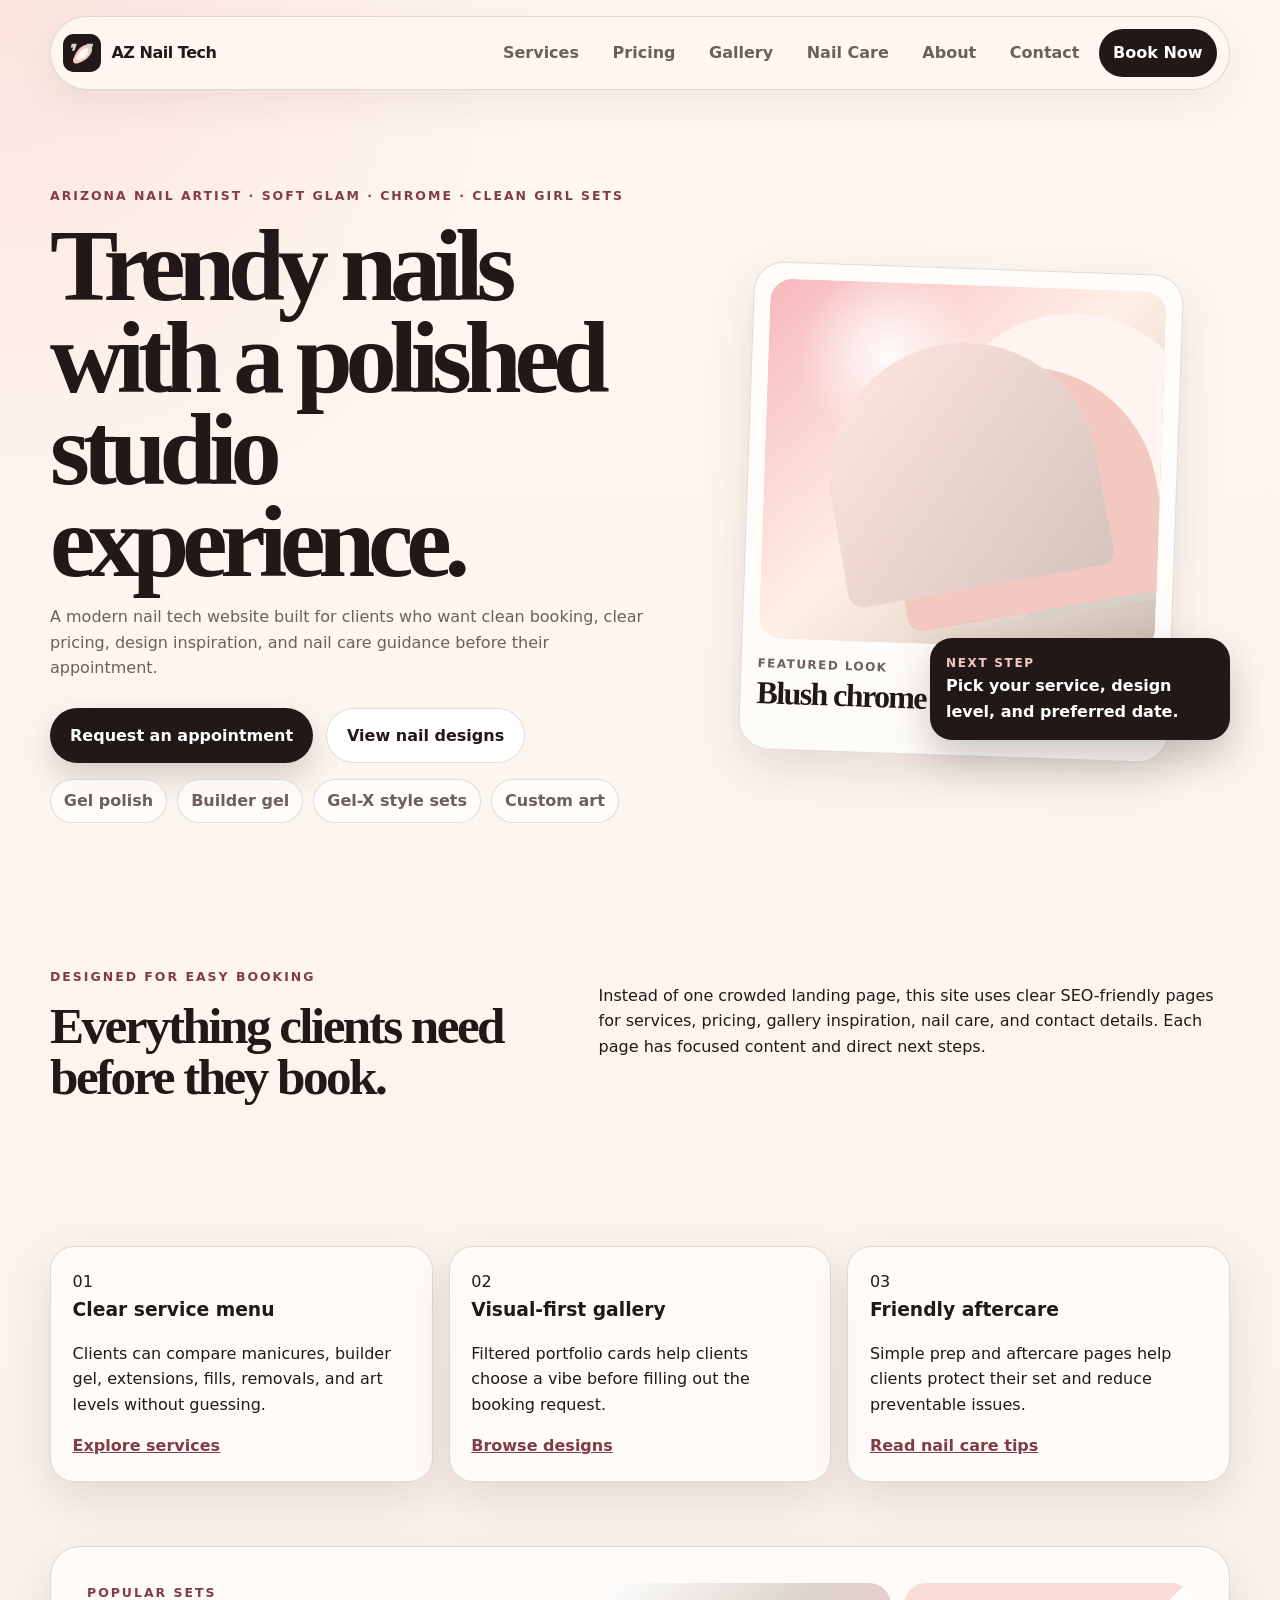
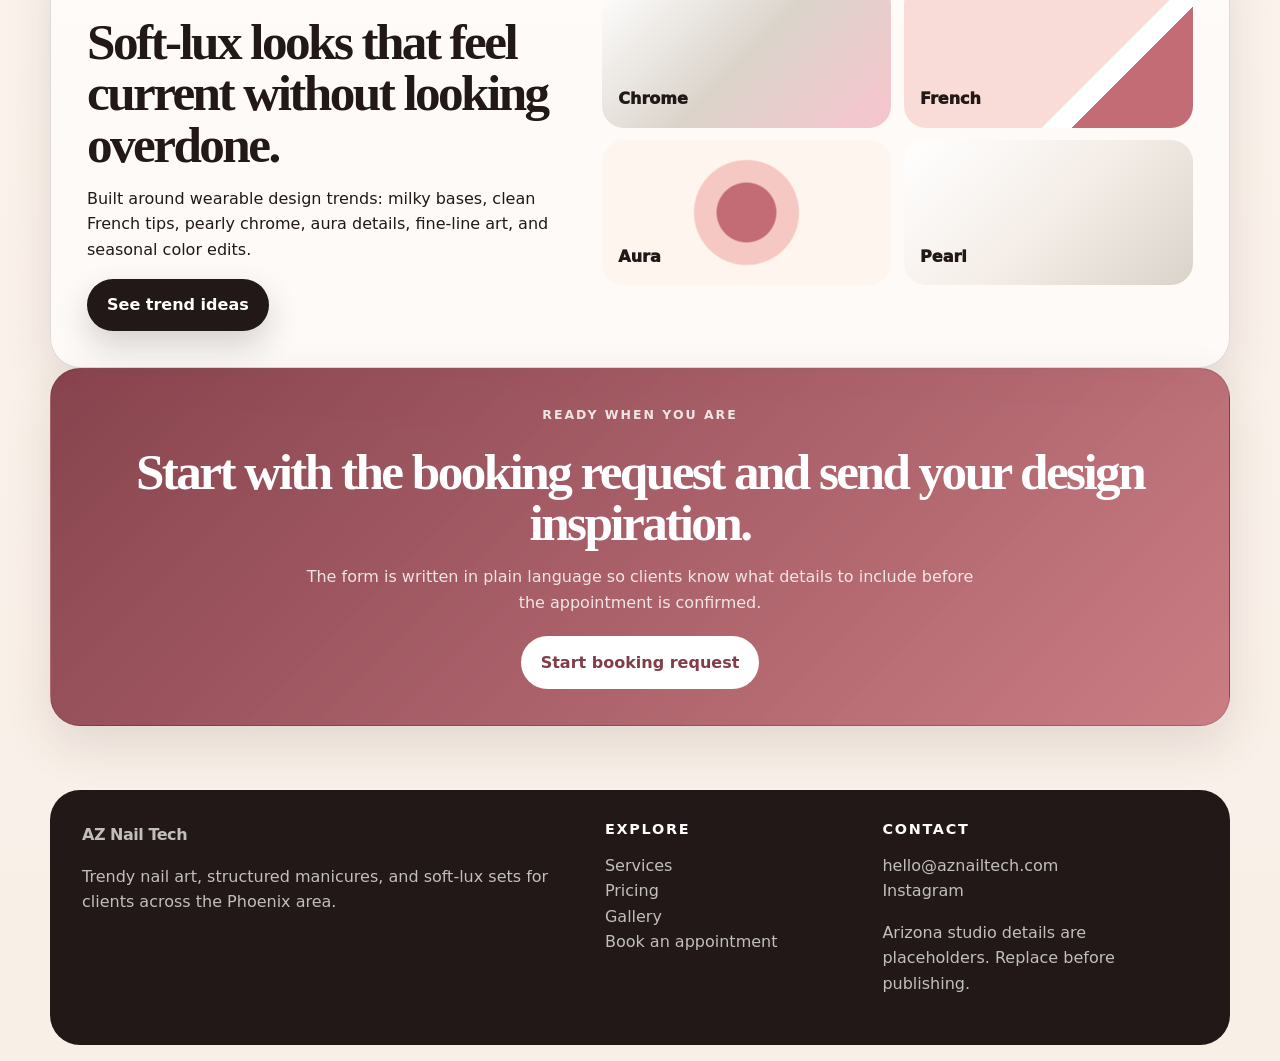
<file: index.html>
<!DOCTYPE html>
<html lang="en">
<head>
  <meta charset="utf-8">
  <meta name="viewport" content="width=device-width, initial-scale=1">
  <title>AZ Nail Tech | Trendy Arizona Nail Artist</title>
  <meta name="description" content="Trendy Arizona nail tech website for gel manicures, structured sets, custom nail art, and appointment requests.">
  <meta name="theme-color" content="#f9d8d3">
  <link rel="icon" type="image/svg+xml" href="assets/favicon.svg">
  <link rel="stylesheet" href="styles.css">
</head>
<body class="home-page">
  <a class="skip-link" href="#main">Skip to content</a>
  <header class="site-header" data-header>
    <a class="brand" href="index.html" aria-label="AZ Nail Tech home"><img src="assets/logo.svg" alt="" class="brand-mark"><span>AZ Nail Tech</span></a>
    <button class="menu-toggle" type="button" aria-expanded="false" aria-controls="site-nav"><span class="menu-line"></span><span class="menu-line"></span><span class="menu-line"></span><span class="sr-only">Menu</span></button>
    <nav class="site-nav" id="site-nav" aria-label="Main navigation"><a href="services.html">Services</a><a href="pricing.html">Pricing</a><a href="gallery.html">Gallery</a><a href="nail-care.html">Nail Care</a><a href="about.html">About</a><a href="contact.html">Contact</a><a class="nav-cta" href="booking.html">Book Now</a></nav>
  </header>
  <main id="main">
    <section class="hero">
      <div class="hero-copy">
        <p class="eyebrow">Arizona nail artist · soft glam · chrome · clean girl sets</p>
        <h1>Trendy nails with a polished studio experience.</h1>
        <p class="hero-text">A modern nail tech website built for clients who want clean booking, clear pricing, design inspiration, and nail care guidance before their appointment.</p>
        <div class="hero-actions"><a class="button primary" href="booking.html">Request an appointment</a><a class="button secondary" href="gallery.html">View nail designs</a></div>
        <ul class="trust-list" aria-label="Studio highlights"><li>Gel polish</li><li>Builder gel</li><li>Gel-X style sets</li><li>Custom art</li></ul>
      </div>
      <div class="hero-card" aria-label="Featured nail set preview">
        <div class="polaroid-card"><div class="nail-preview nail-preview-large"></div><p>Featured look</p><h2>Blush chrome almond set</h2></div>
        <div class="floating-note"><span>Next step</span><strong>Pick your service, design level, and preferred date.</strong></div>
      </div>
    </section>
    <section class="section intro-grid"><div><p class="eyebrow">Designed for easy booking</p><h2>Everything clients need before they book.</h2></div><p>Instead of one crowded landing page, this site uses clear SEO-friendly pages for services, pricing, gallery inspiration, nail care, and contact details. Each page has focused content and direct next steps.</p></section>
    <section class="section card-grid three">
      <article class="feature-card"><span class="card-icon">01</span><h3>Clear service menu</h3><p>Clients can compare manicures, builder gel, extensions, fills, removals, and art levels without guessing.</p><a href="services.html">Explore services</a></article>
      <article class="feature-card"><span class="card-icon">02</span><h3>Visual-first gallery</h3><p>Filtered portfolio cards help clients choose a vibe before filling out the booking request.</p><a href="gallery.html">Browse designs</a></article>
      <article class="feature-card"><span class="card-icon">03</span><h3>Friendly aftercare</h3><p>Simple prep and aftercare pages help clients protect their set and reduce preventable issues.</p><a href="nail-care.html">Read nail care tips</a></article>
    </section>
    <section class="section split-panel"><div><p class="eyebrow">Popular sets</p><h2>Soft-lux looks that feel current without looking overdone.</h2><p>Built around wearable design trends: milky bases, clean French tips, pearly chrome, aura details, fine-line art, and seasonal color edits.</p><a class="button primary" href="nail-art-trends.html">See trend ideas</a></div><div class="mini-gallery" aria-label="Nail design preview cards"><div class="mini-card chrome">Chrome</div><div class="mini-card french">French</div><div class="mini-card aura">Aura</div><div class="mini-card pearl">Pearl</div></div></section>
    <section class="section cta-panel"><p class="eyebrow">Ready when you are</p><h2>Start with the booking request and send your design inspiration.</h2><p>The form is written in plain language so clients know what details to include before the appointment is confirmed.</p><a class="button light" href="booking.html">Start booking request</a></section>
  </main>
  <footer class="site-footer"><div><a class="footer-brand" href="index.html">AZ Nail Tech</a><p>Trendy nail art, structured manicures, and soft-lux sets for clients across the Phoenix area.</p></div><div><h2>Explore</h2><a href="services.html">Services</a><a href="pricing.html">Pricing</a><a href="gallery.html">Gallery</a><a href="booking.html">Book an appointment</a></div><div><h2>Contact</h2><a href="mailto:hello@aznailtech.com">hello@aznailtech.com</a><a href="https://www.instagram.com/" rel="noreferrer">Instagram</a><p>Arizona studio details are placeholders. Replace before publishing.</p></div></footer>
  <script src="script.js" defer></script>
</body>
</html>
</file>
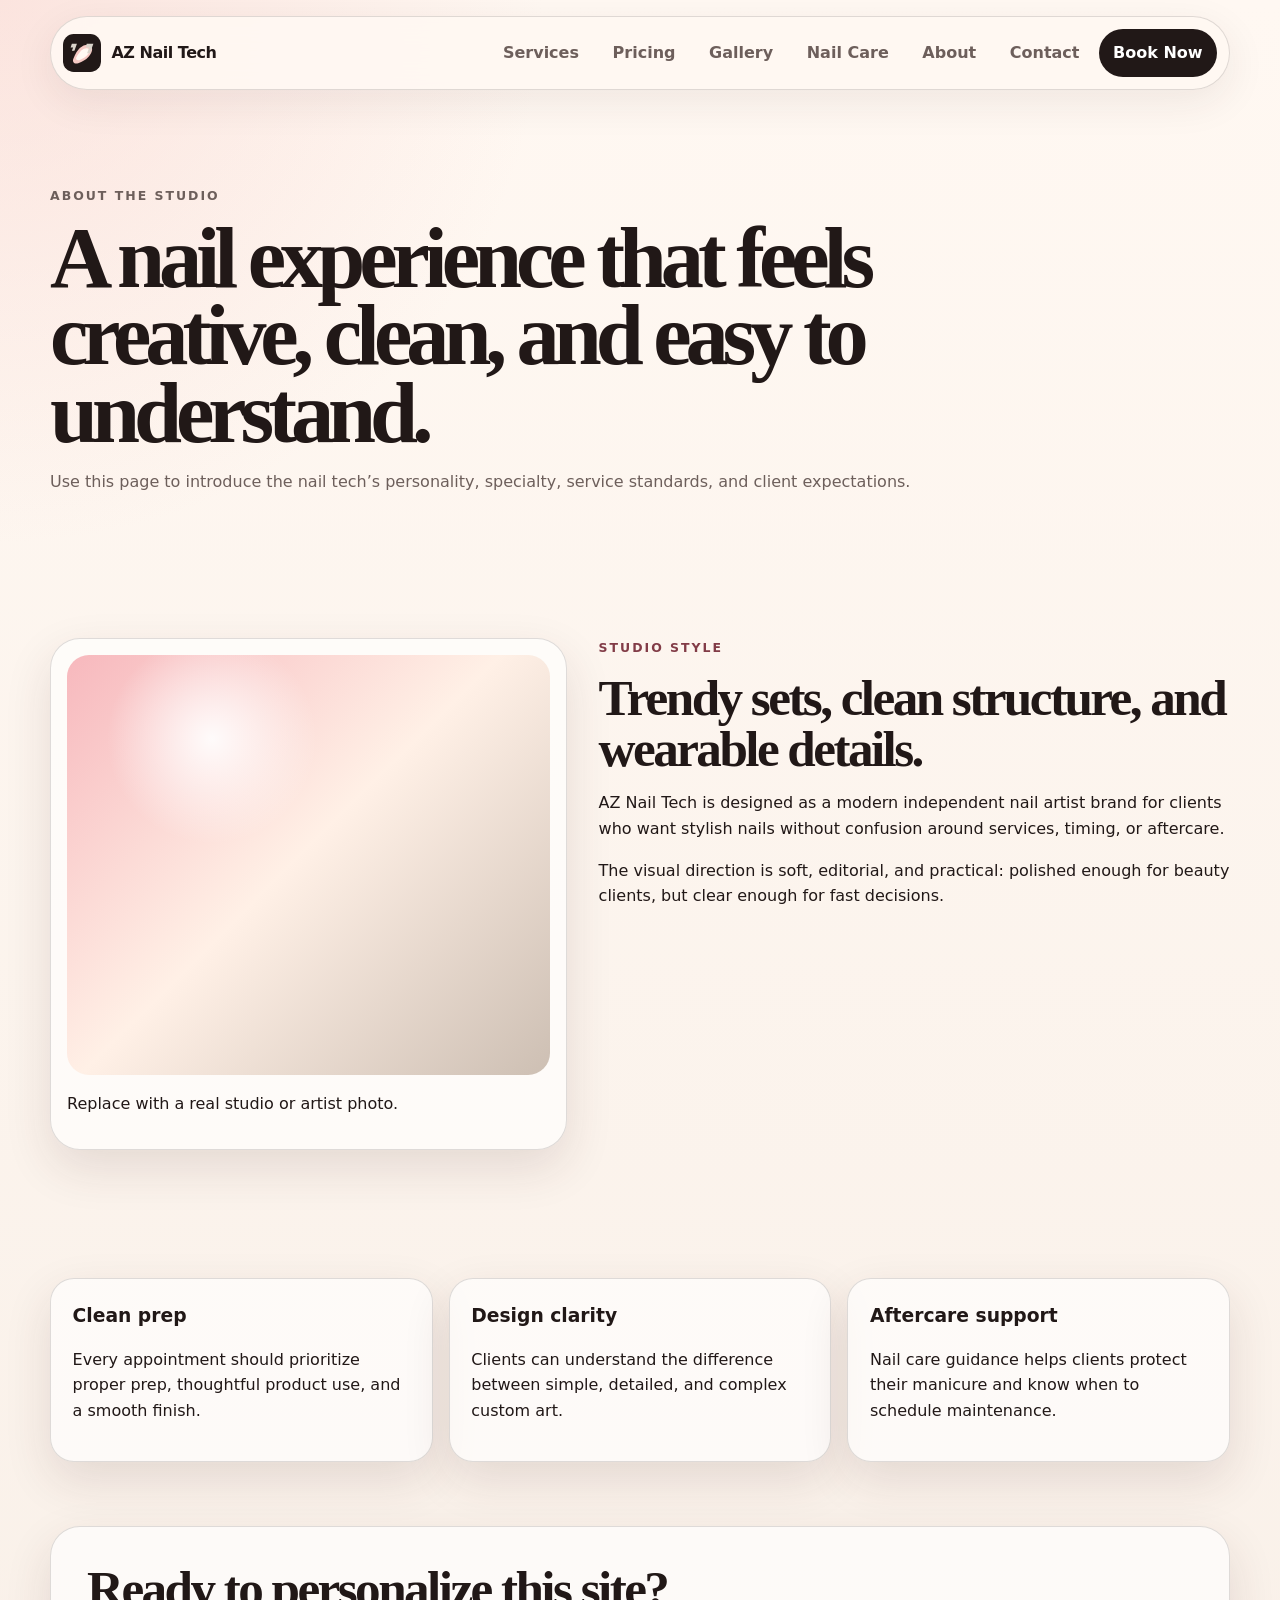
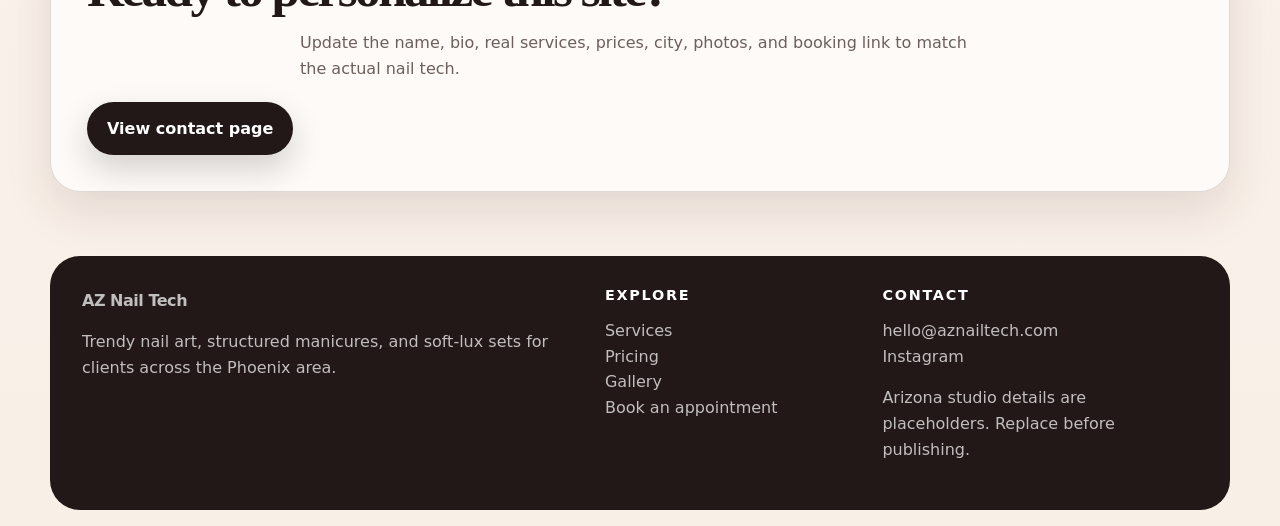
<file: about.html>
<!DOCTYPE html>
<html lang="en">
<head>
  <meta charset="utf-8">
  <meta name="viewport" content="width=device-width, initial-scale=1">
  <title>About | AZ Nail Tech</title>
  <meta name="description" content="Learn about the AZ Nail Tech studio experience, design style, safety standards, and client appointment expectations.">
  <meta name="theme-color" content="#f9d8d3">
  <link rel="icon" type="image/svg+xml" href="assets/favicon.svg">
  <link rel="stylesheet" href="styles.css">
</head>
<body class="about-page">
  <a class="skip-link" href="#main">Skip to content</a>
  <header class="site-header" data-header>
    <a class="brand" href="index.html" aria-label="AZ Nail Tech home"><img src="assets/logo.svg" alt="" class="brand-mark"><span>AZ Nail Tech</span></a>
    <button class="menu-toggle" type="button" aria-expanded="false" aria-controls="site-nav"><span class="menu-line"></span><span class="menu-line"></span><span class="menu-line"></span><span class="sr-only">Menu</span></button>
    <nav class="site-nav" id="site-nav" aria-label="Main navigation"><a href="services.html">Services</a><a href="pricing.html">Pricing</a><a href="gallery.html">Gallery</a><a href="nail-care.html">Nail Care</a><a href="about.html">About</a><a href="contact.html">Contact</a><a class="nav-cta" href="booking.html">Book Now</a></nav>
  </header>
  <main id="main">
    <section class="page-hero"><p class="eyebrow">About the studio</p><h1>A nail experience that feels creative, clean, and easy to understand.</h1><p>Use this page to introduce the nail tech’s personality, specialty, service standards, and client expectations.</p></section>
    <section class="section about-split"><div class="portrait-card" aria-label="Placeholder portrait card"><div class="portrait-shape"></div><p>Replace with a real studio or artist photo.</p></div><div><p class="eyebrow">Studio style</p><h2>Trendy sets, clean structure, and wearable details.</h2><p>AZ Nail Tech is designed as a modern independent nail artist brand for clients who want stylish nails without confusion around services, timing, or aftercare.</p><p>The visual direction is soft, editorial, and practical: polished enough for beauty clients, but clear enough for fast decisions.</p></div></section>
    <section class="section card-grid three"><article class="feature-card"><h3>Clean prep</h3><p>Every appointment should prioritize proper prep, thoughtful product use, and a smooth finish.</p></article><article class="feature-card"><h3>Design clarity</h3><p>Clients can understand the difference between simple, detailed, and complex custom art.</p></article><article class="feature-card"><h3>Aftercare support</h3><p>Nail care guidance helps clients protect their manicure and know when to schedule maintenance.</p></article></section>
    <section class="section cta-panel soft"><h2>Ready to personalize this site?</h2><p>Update the name, bio, real services, prices, city, photos, and booking link to match the actual nail tech.</p><a class="button primary" href="contact.html">View contact page</a></section>
  </main>
  <footer class="site-footer"><div><a class="footer-brand" href="index.html">AZ Nail Tech</a><p>Trendy nail art, structured manicures, and soft-lux sets for clients across the Phoenix area.</p></div><div><h2>Explore</h2><a href="services.html">Services</a><a href="pricing.html">Pricing</a><a href="gallery.html">Gallery</a><a href="booking.html">Book an appointment</a></div><div><h2>Contact</h2><a href="mailto:hello@aznailtech.com">hello@aznailtech.com</a><a href="https://www.instagram.com/" rel="noreferrer">Instagram</a><p>Arizona studio details are placeholders. Replace before publishing.</p></div></footer>
  <script src="script.js" defer></script>
</body>
</html>
</file>
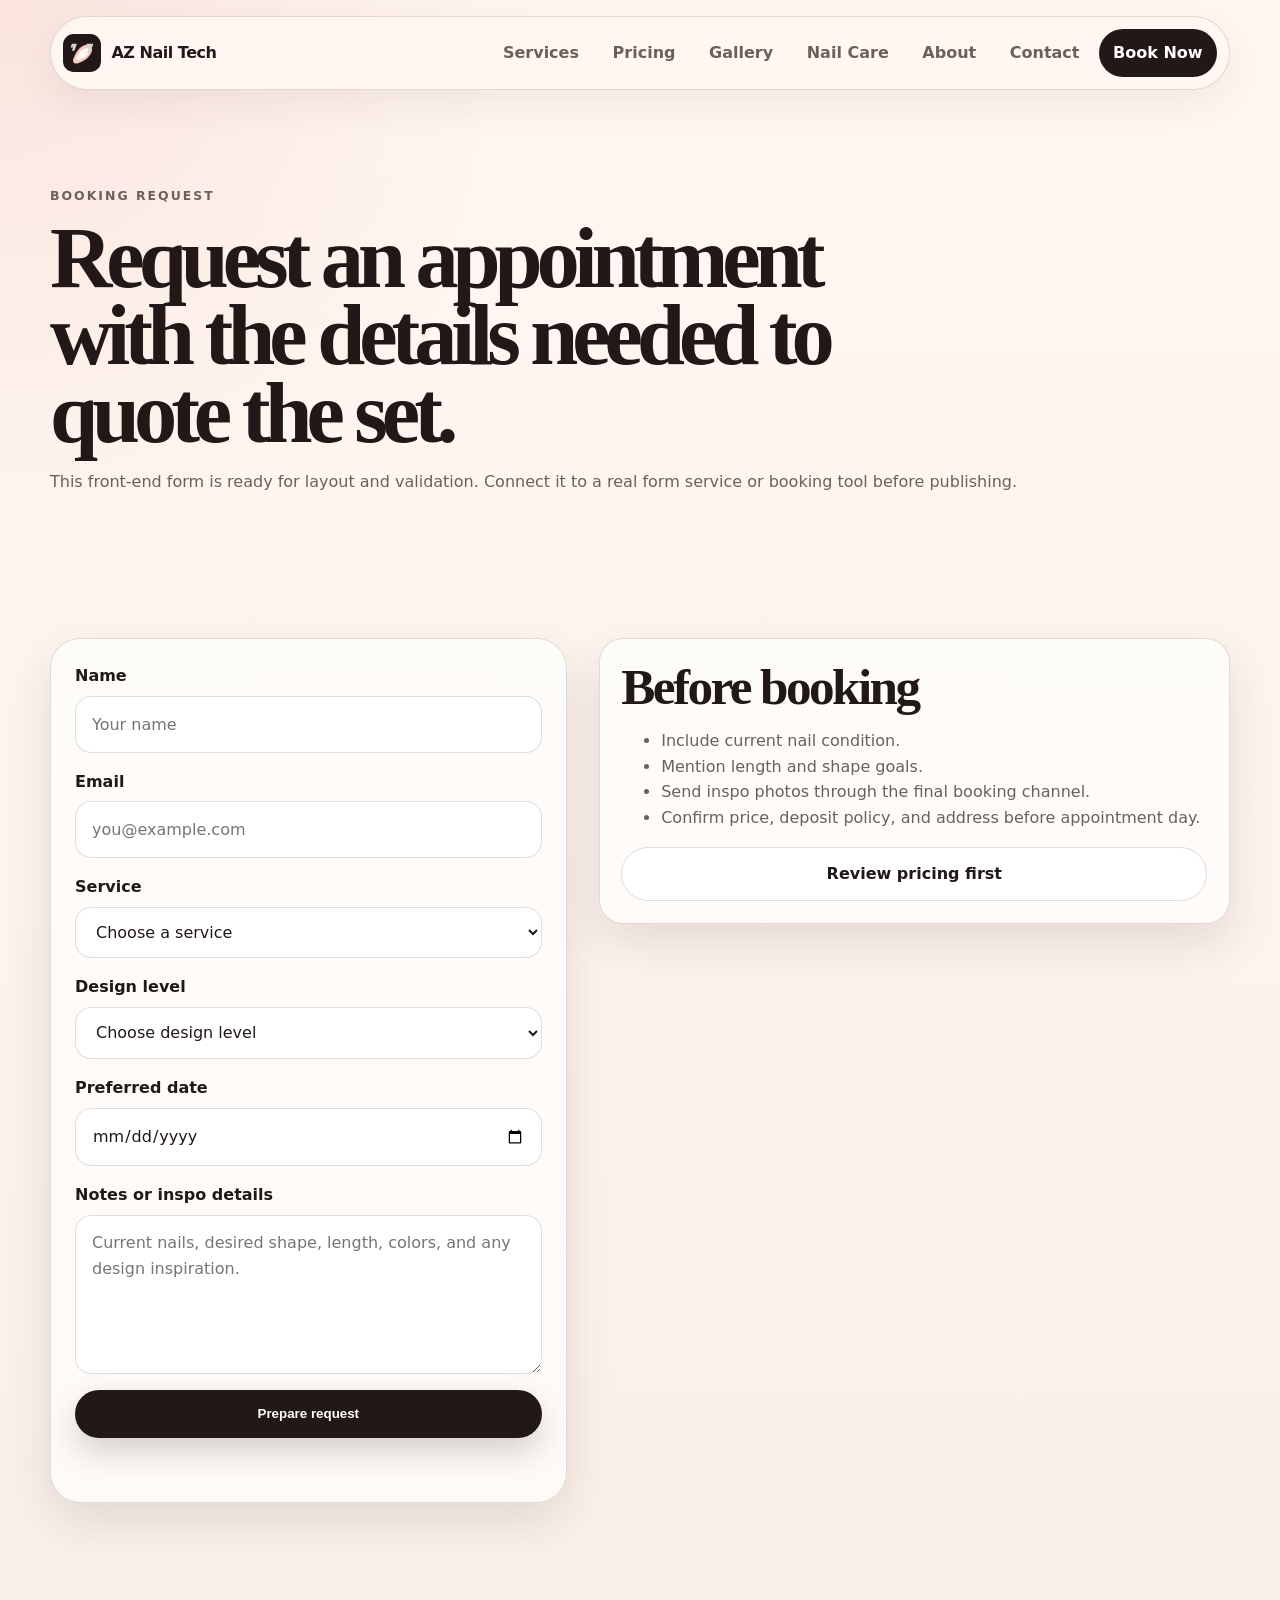
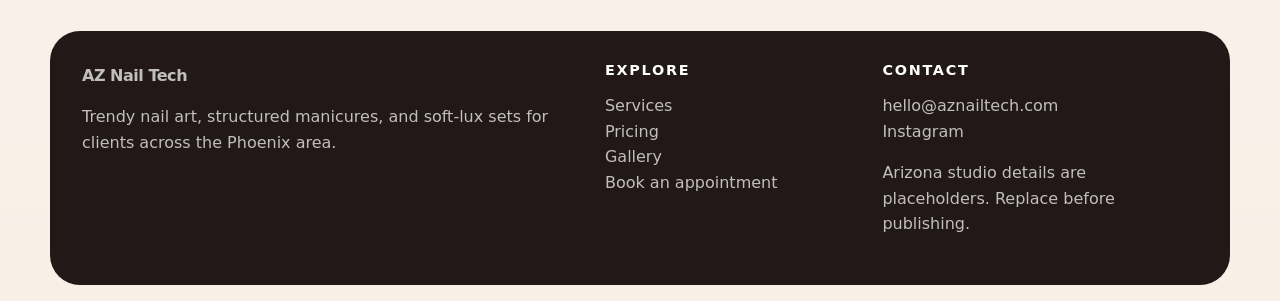
<file: booking.html>
<!DOCTYPE html>
<html lang="en">
<head>
  <meta charset="utf-8">
  <meta name="viewport" content="width=device-width, initial-scale=1">
  <title>Book an Appointment | AZ Nail Tech</title>
  <meta name="description" content="Request a nail appointment with AZ Nail Tech. Choose your service, design level, preferred date, and notes.">
  <meta name="theme-color" content="#f9d8d3">
  <link rel="icon" type="image/svg+xml" href="assets/favicon.svg">
  <link rel="stylesheet" href="styles.css">
</head>
<body class="booking-page">
  <a class="skip-link" href="#main">Skip to content</a>
  <header class="site-header" data-header>
    <a class="brand" href="index.html" aria-label="AZ Nail Tech home"><img src="assets/logo.svg" alt="" class="brand-mark"><span>AZ Nail Tech</span></a>
    <button class="menu-toggle" type="button" aria-expanded="false" aria-controls="site-nav"><span class="menu-line"></span><span class="menu-line"></span><span class="menu-line"></span><span class="sr-only">Menu</span></button>
    <nav class="site-nav" id="site-nav" aria-label="Main navigation"><a href="services.html">Services</a><a href="pricing.html">Pricing</a><a href="gallery.html">Gallery</a><a href="nail-care.html">Nail Care</a><a href="about.html">About</a><a href="contact.html">Contact</a><a class="nav-cta" href="booking.html">Book Now</a></nav>
  </header>
  <main id="main">
    <section class="page-hero"><p class="eyebrow">Booking request</p><h1>Request an appointment with the details needed to quote the set.</h1><p>This front-end form is ready for layout and validation. Connect it to a real form service or booking tool before publishing.</p></section>
    <section class="section booking-layout">
      <form class="booking-form" id="booking-form" novalidate>
        <div class="form-row"><label for="name">Name</label><input id="name" name="name" type="text" autocomplete="name" required placeholder="Your name"></div>
        <div class="form-row"><label for="email">Email</label><input id="email" name="email" type="email" autocomplete="email" required placeholder="you@example.com"></div>
        <div class="form-row"><label for="service">Service</label><select id="service" name="service" required><option value="">Choose a service</option><option>Gel manicure</option><option>Builder gel overlay</option><option>Soft gel extensions</option><option>Fill or maintenance</option><option>Removal</option><option>Not sure yet</option></select></div>
        <div class="form-row"><label for="design">Design level</label><select id="design" name="design" required><option value="">Choose design level</option><option>Solid color</option><option>Simple art</option><option>French or chrome</option><option>Detailed custom art</option><option>I need help deciding</option></select></div>
        <div class="form-row"><label for="date">Preferred date</label><input id="date" name="date" type="date" required></div>
        <div class="form-row"><label for="notes">Notes or inspo details</label><textarea id="notes" name="notes" rows="5" placeholder="Current nails, desired shape, length, colors, and any design inspiration."></textarea></div>
        <button class="button primary" type="submit">Prepare request</button><p class="form-status" id="form-status" role="status"></p>
      </form>
      <aside class="booking-card"><h2>Before booking</h2><ul class="check-list"><li>Include current nail condition.</li><li>Mention length and shape goals.</li><li>Send inspo photos through the final booking channel.</li><li>Confirm price, deposit policy, and address before appointment day.</li></ul><a class="button secondary full" href="pricing.html">Review pricing first</a></aside>
    </section>
  </main>
  <footer class="site-footer"><div><a class="footer-brand" href="index.html">AZ Nail Tech</a><p>Trendy nail art, structured manicures, and soft-lux sets for clients across the Phoenix area.</p></div><div><h2>Explore</h2><a href="services.html">Services</a><a href="pricing.html">Pricing</a><a href="gallery.html">Gallery</a><a href="booking.html">Book an appointment</a></div><div><h2>Contact</h2><a href="mailto:hello@aznailtech.com">hello@aznailtech.com</a><a href="https://www.instagram.com/" rel="noreferrer">Instagram</a><p>Arizona studio details are placeholders. Replace before publishing.</p></div></footer>
  <script src="script.js" defer></script>
</body>
</html>
</file>
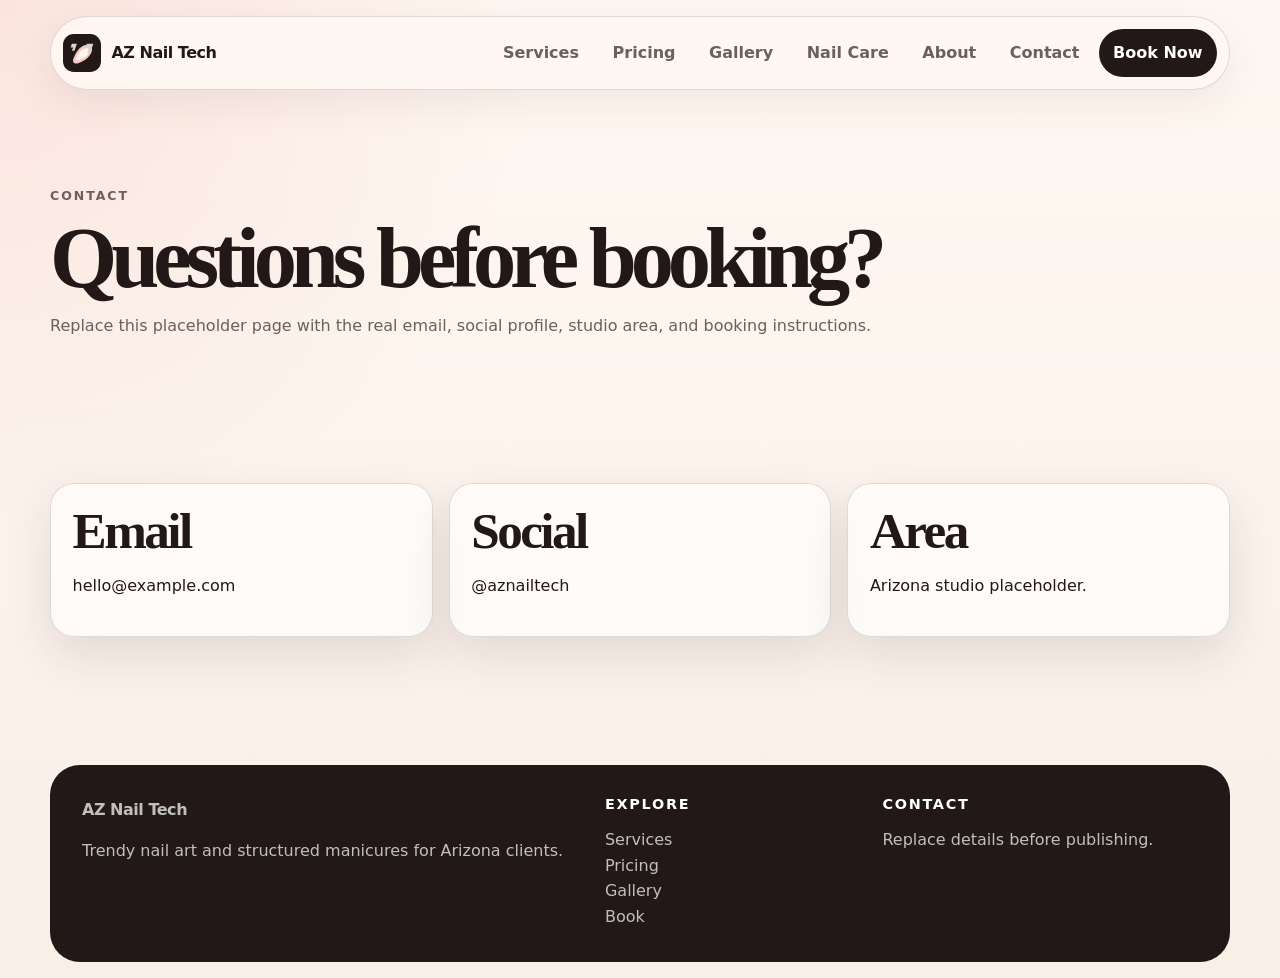
<file: contact.html>
<!DOCTYPE html>
<html lang="en">
<head>
  <meta charset="utf-8">
  <meta name="viewport" content="width=device-width, initial-scale=1">
  <title>Contact | AZ Nail Tech</title>
  <meta name="description" content="Contact page for an Arizona nail tech website.">
  <link rel="icon" type="image/svg+xml" href="assets/favicon.svg">
  <link rel="stylesheet" href="styles.css">
</head>
<body>
  <a class="skip-link" href="#main">Skip to content</a>
  <header class="site-header" data-header>
    <a class="brand" href="index.html"><img src="assets/logo.svg" alt="" class="brand-mark"><span>AZ Nail Tech</span></a>
    <button class="menu-toggle" type="button" aria-expanded="false" aria-controls="site-nav"><span class="menu-line"></span><span class="menu-line"></span><span class="menu-line"></span><span class="sr-only">Menu</span></button>
    <nav class="site-nav" id="site-nav" aria-label="Main navigation"><a href="services.html">Services</a><a href="pricing.html">Pricing</a><a href="gallery.html">Gallery</a><a href="nail-care.html">Nail Care</a><a href="about.html">About</a><a href="contact.html">Contact</a><a class="nav-cta" href="booking.html">Book Now</a></nav>
  </header>
  <main id="main">
    <section class="page-hero"><p class="eyebrow">Contact</p><h1>Questions before booking?</h1><p>Replace this placeholder page with the real email, social profile, studio area, and booking instructions.</p></section>
    <section class="section contact-grid"><article class="contact-card"><h2>Email</h2><p>hello@example.com</p></article><article class="contact-card"><h2>Social</h2><p>@aznailtech</p></article><article class="contact-card"><h2>Area</h2><p>Arizona studio placeholder.</p></article></section>
  </main>
  <footer class="site-footer"><div><a class="footer-brand" href="index.html">AZ Nail Tech</a><p>Trendy nail art and structured manicures for Arizona clients.</p></div><div><h2>Explore</h2><a href="services.html">Services</a><a href="pricing.html">Pricing</a><a href="gallery.html">Gallery</a><a href="booking.html">Book</a></div><div><h2>Contact</h2><p>Replace details before publishing.</p></div></footer>
  <script src="script.js" defer></script>
</body>
</html>
</file>
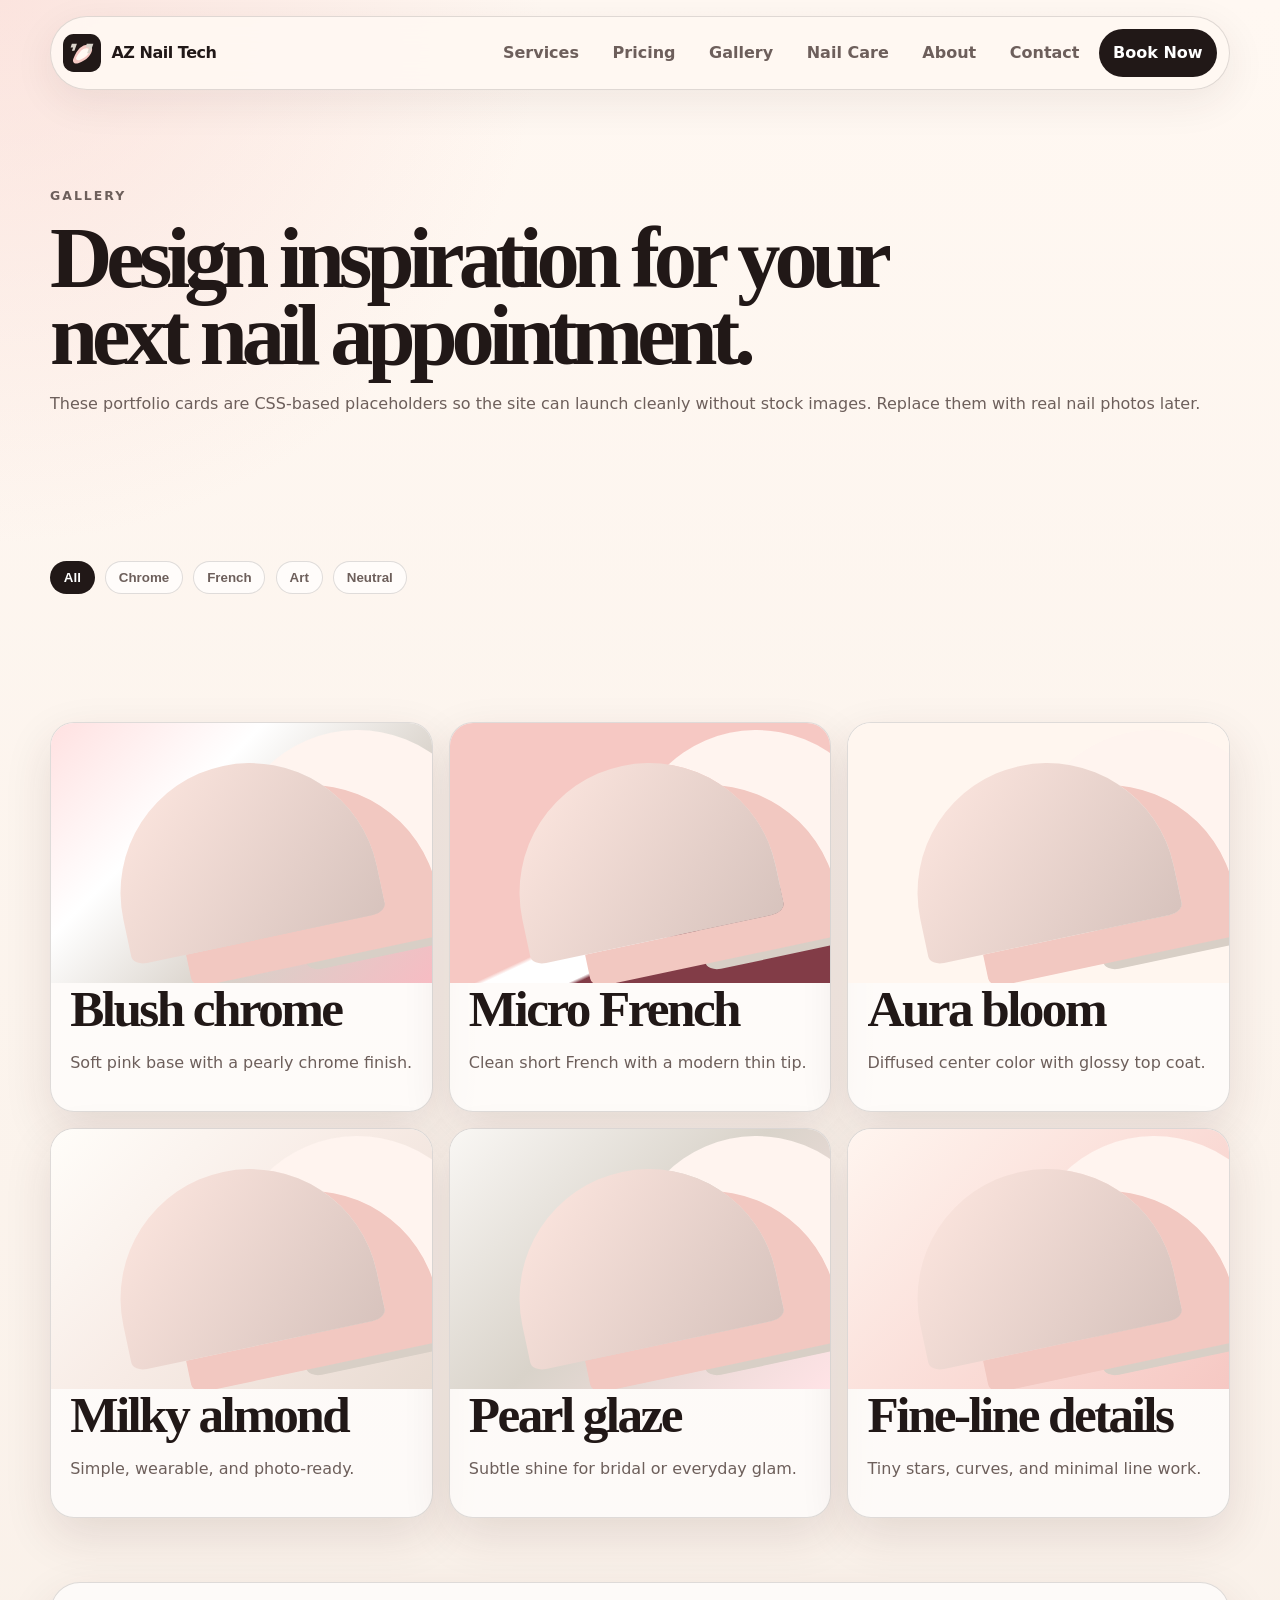
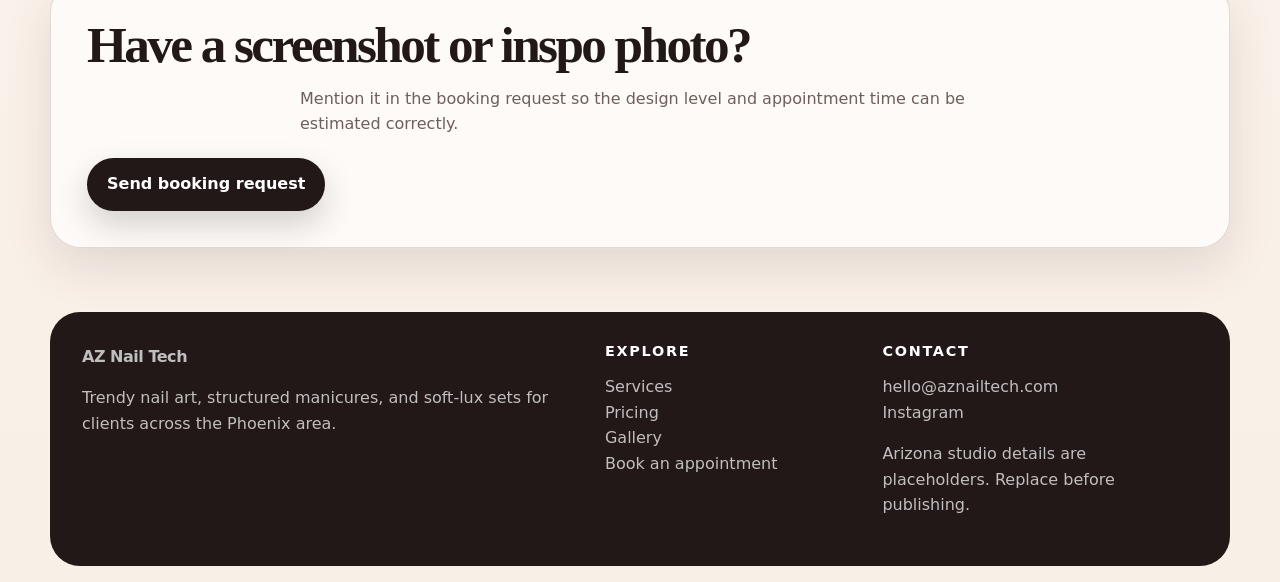
<file: gallery.html>
<!DOCTYPE html>
<html lang="en">
<head>
  <meta charset="utf-8">
  <meta name="viewport" content="width=device-width, initial-scale=1">
  <title>Gallery | AZ Nail Tech</title>
  <meta name="description" content="Browse trendy nail design ideas including chrome nails, French tips, aura nails, seasonal sets, and soft neutral manicures.">
  <meta name="theme-color" content="#f9d8d3">
  <link rel="icon" type="image/svg+xml" href="assets/favicon.svg">
  <link rel="stylesheet" href="styles.css">
</head>
<body class="gallery-page">
  <a class="skip-link" href="#main">Skip to content</a>
  <header class="site-header" data-header>
    <a class="brand" href="index.html" aria-label="AZ Nail Tech home"><img src="assets/logo.svg" alt="" class="brand-mark"><span>AZ Nail Tech</span></a>
    <button class="menu-toggle" type="button" aria-expanded="false" aria-controls="site-nav"><span class="menu-line"></span><span class="menu-line"></span><span class="menu-line"></span><span class="sr-only">Menu</span></button>
    <nav class="site-nav" id="site-nav" aria-label="Main navigation"><a href="services.html">Services</a><a href="pricing.html">Pricing</a><a href="gallery.html">Gallery</a><a href="nail-care.html">Nail Care</a><a href="about.html">About</a><a href="contact.html">Contact</a><a class="nav-cta" href="booking.html">Book Now</a></nav>
  </header>
  <main id="main">
    <section class="page-hero"><p class="eyebrow">Gallery</p><h1>Design inspiration for your next nail appointment.</h1><p>These portfolio cards are CSS-based placeholders so the site can launch cleanly without stock images. Replace them with real nail photos later.</p></section>
    <section class="section filter-bar" aria-label="Gallery filters"><button class="filter-button active" type="button" data-filter="all">All</button><button class="filter-button" type="button" data-filter="chrome">Chrome</button><button class="filter-button" type="button" data-filter="french">French</button><button class="filter-button" type="button" data-filter="art">Art</button><button class="filter-button" type="button" data-filter="neutral">Neutral</button></section>
    <section class="section gallery-grid" aria-live="polite">
      <article class="gallery-card" data-category="chrome"><div class="gallery-art chrome-art"></div><h2>Blush chrome</h2><p>Soft pink base with a pearly chrome finish.</p></article>
      <article class="gallery-card" data-category="french"><div class="gallery-art french-art"></div><h2>Micro French</h2><p>Clean short French with a modern thin tip.</p></article>
      <article class="gallery-card" data-category="art"><div class="gallery-art aura-art"></div><h2>Aura bloom</h2><p>Diffused center color with glossy top coat.</p></article>
      <article class="gallery-card" data-category="neutral"><div class="gallery-art milk-art"></div><h2>Milky almond</h2><p>Simple, wearable, and photo-ready.</p></article>
      <article class="gallery-card" data-category="chrome"><div class="gallery-art pearl-art"></div><h2>Pearl glaze</h2><p>Subtle shine for bridal or everyday glam.</p></article>
      <article class="gallery-card" data-category="art"><div class="gallery-art fine-art"></div><h2>Fine-line details</h2><p>Tiny stars, curves, and minimal line work.</p></article>
    </section>
    <section class="section cta-panel soft"><h2>Have a screenshot or inspo photo?</h2><p>Mention it in the booking request so the design level and appointment time can be estimated correctly.</p><a class="button primary" href="booking.html">Send booking request</a></section>
  </main>
  <footer class="site-footer"><div><a class="footer-brand" href="index.html">AZ Nail Tech</a><p>Trendy nail art, structured manicures, and soft-lux sets for clients across the Phoenix area.</p></div><div><h2>Explore</h2><a href="services.html">Services</a><a href="pricing.html">Pricing</a><a href="gallery.html">Gallery</a><a href="booking.html">Book an appointment</a></div><div><h2>Contact</h2><a href="mailto:hello@aznailtech.com">hello@aznailtech.com</a><a href="https://www.instagram.com/" rel="noreferrer">Instagram</a><p>Arizona studio details are placeholders. Replace before publishing.</p></div></footer>
  <script src="script.js" defer></script>
</body>
</html>
</file>
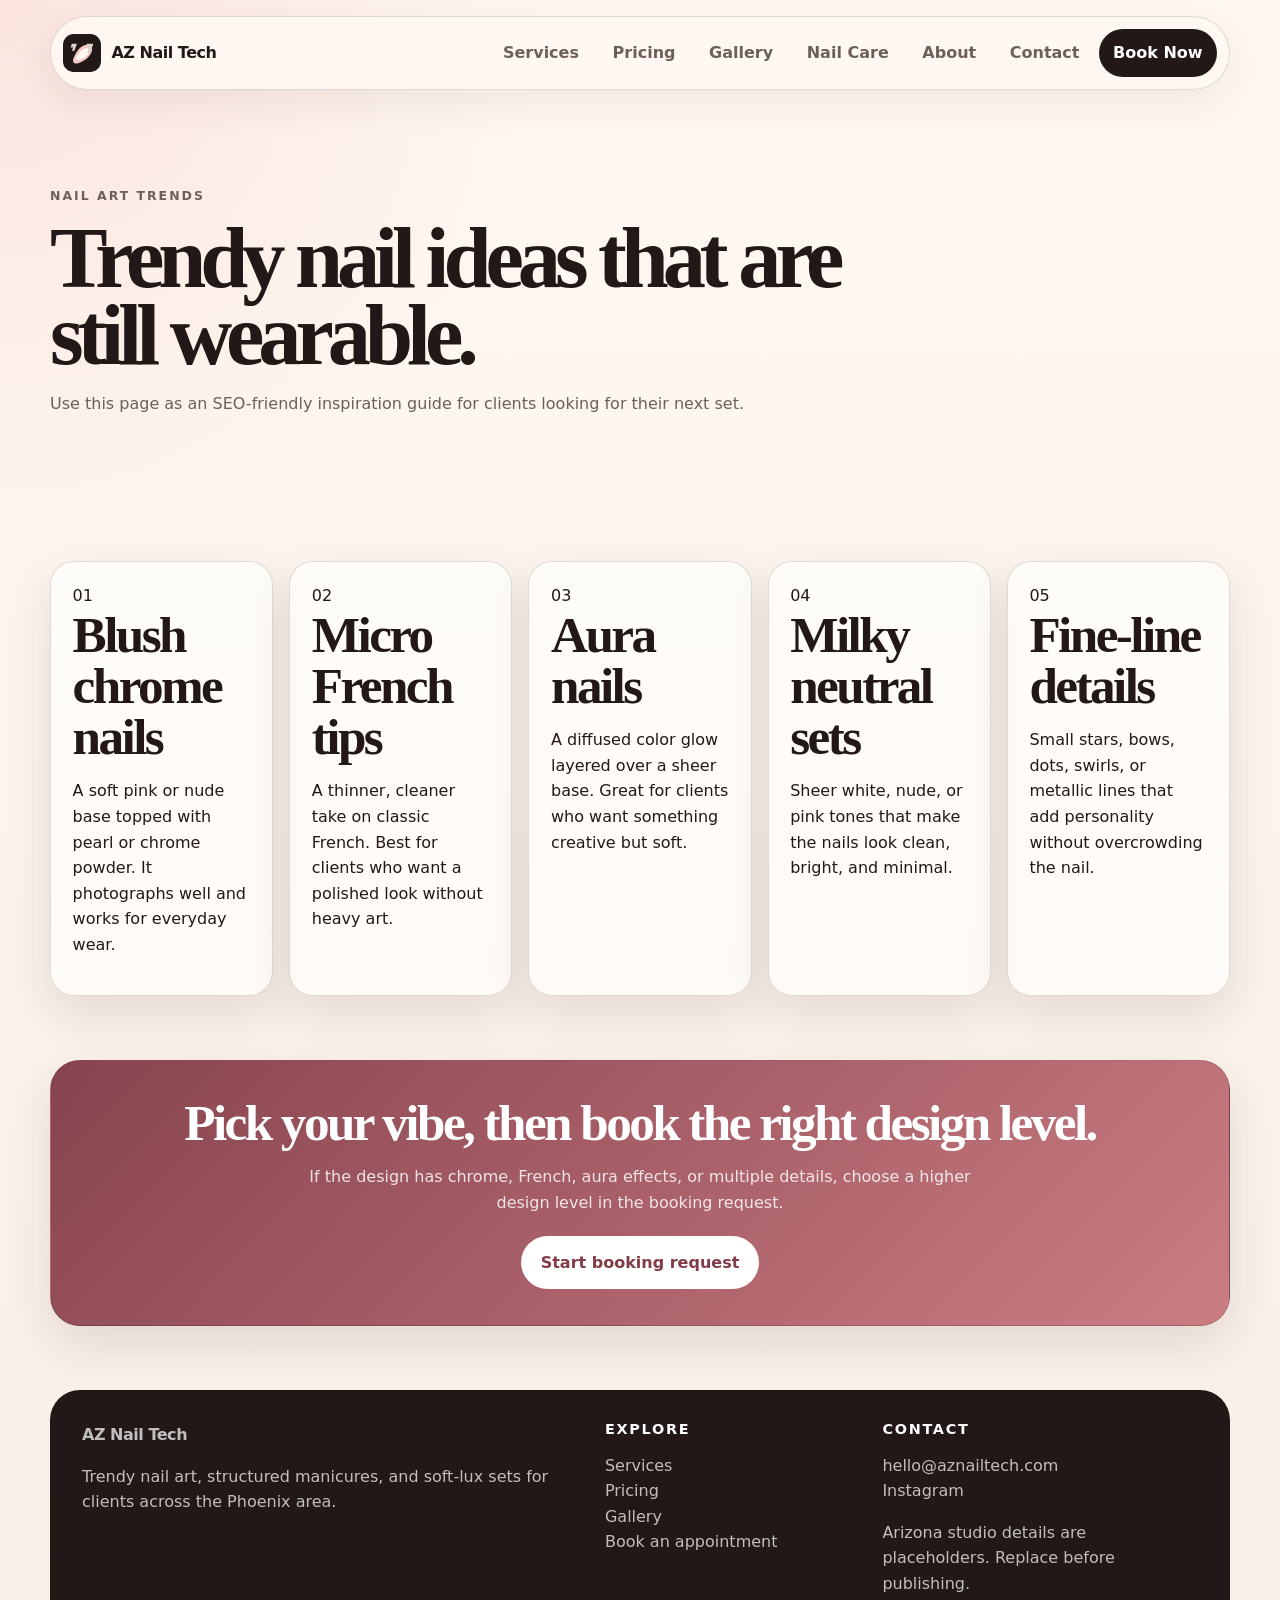
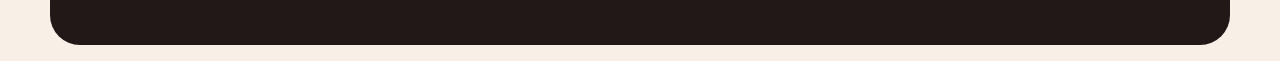
<file: nail-art-trends.html>
<!DOCTYPE html>
<html lang="en">
<head>
  <meta charset="utf-8">
  <meta name="viewport" content="width=device-width, initial-scale=1">
  <title>Nail Art Trends | AZ Nail Tech</title>
  <meta name="description" content="Explore trendy nail art ideas including chrome nails, aura nails, micro French tips, milky manicures, and seasonal nail designs.">
  <meta name="theme-color" content="#f9d8d3">
  <link rel="icon" type="image/svg+xml" href="assets/favicon.svg">
  <link rel="stylesheet" href="styles.css">
</head>
<body class="trends-page">
  <a class="skip-link" href="#main">Skip to content</a>
  <header class="site-header" data-header>
    <a class="brand" href="index.html" aria-label="AZ Nail Tech home"><img src="assets/logo.svg" alt="" class="brand-mark"><span>AZ Nail Tech</span></a>
    <button class="menu-toggle" type="button" aria-expanded="false" aria-controls="site-nav"><span class="menu-line"></span><span class="menu-line"></span><span class="menu-line"></span><span class="sr-only">Menu</span></button>
    <nav class="site-nav" id="site-nav" aria-label="Main navigation"><a href="services.html">Services</a><a href="pricing.html">Pricing</a><a href="gallery.html">Gallery</a><a href="nail-care.html">Nail Care</a><a href="about.html">About</a><a href="contact.html">Contact</a><a class="nav-cta" href="booking.html">Book Now</a></nav>
  </header>
  <main id="main">
    <section class="page-hero"><p class="eyebrow">Nail art trends</p><h1>Trendy nail ideas that are still wearable.</h1><p>Use this page as an SEO-friendly inspiration guide for clients looking for their next set.</p></section>
    <section class="section trend-list"><article class="trend-card"><span>01</span><h2>Blush chrome nails</h2><p>A soft pink or nude base topped with pearl or chrome powder. It photographs well and works for everyday wear.</p></article><article class="trend-card"><span>02</span><h2>Micro French tips</h2><p>A thinner, cleaner take on classic French. Best for clients who want a polished look without heavy art.</p></article><article class="trend-card"><span>03</span><h2>Aura nails</h2><p>A diffused color glow layered over a sheer base. Great for clients who want something creative but soft.</p></article><article class="trend-card"><span>04</span><h2>Milky neutral sets</h2><p>Sheer white, nude, or pink tones that make the nails look clean, bright, and minimal.</p></article><article class="trend-card"><span>05</span><h2>Fine-line details</h2><p>Small stars, bows, dots, swirls, or metallic lines that add personality without overcrowding the nail.</p></article></section>
    <section class="section cta-panel"><h2>Pick your vibe, then book the right design level.</h2><p>If the design has chrome, French, aura effects, or multiple details, choose a higher design level in the booking request.</p><a class="button light" href="booking.html">Start booking request</a></section>
  </main>
  <footer class="site-footer"><div><a class="footer-brand" href="index.html">AZ Nail Tech</a><p>Trendy nail art, structured manicures, and soft-lux sets for clients across the Phoenix area.</p></div><div><h2>Explore</h2><a href="services.html">Services</a><a href="pricing.html">Pricing</a><a href="gallery.html">Gallery</a><a href="booking.html">Book an appointment</a></div><div><h2>Contact</h2><a href="mailto:hello@aznailtech.com">hello@aznailtech.com</a><a href="https://www.instagram.com/" rel="noreferrer">Instagram</a><p>Arizona studio details are placeholders. Replace before publishing.</p></div></footer>
  <script src="script.js" defer></script>
</body>
</html>
</file>
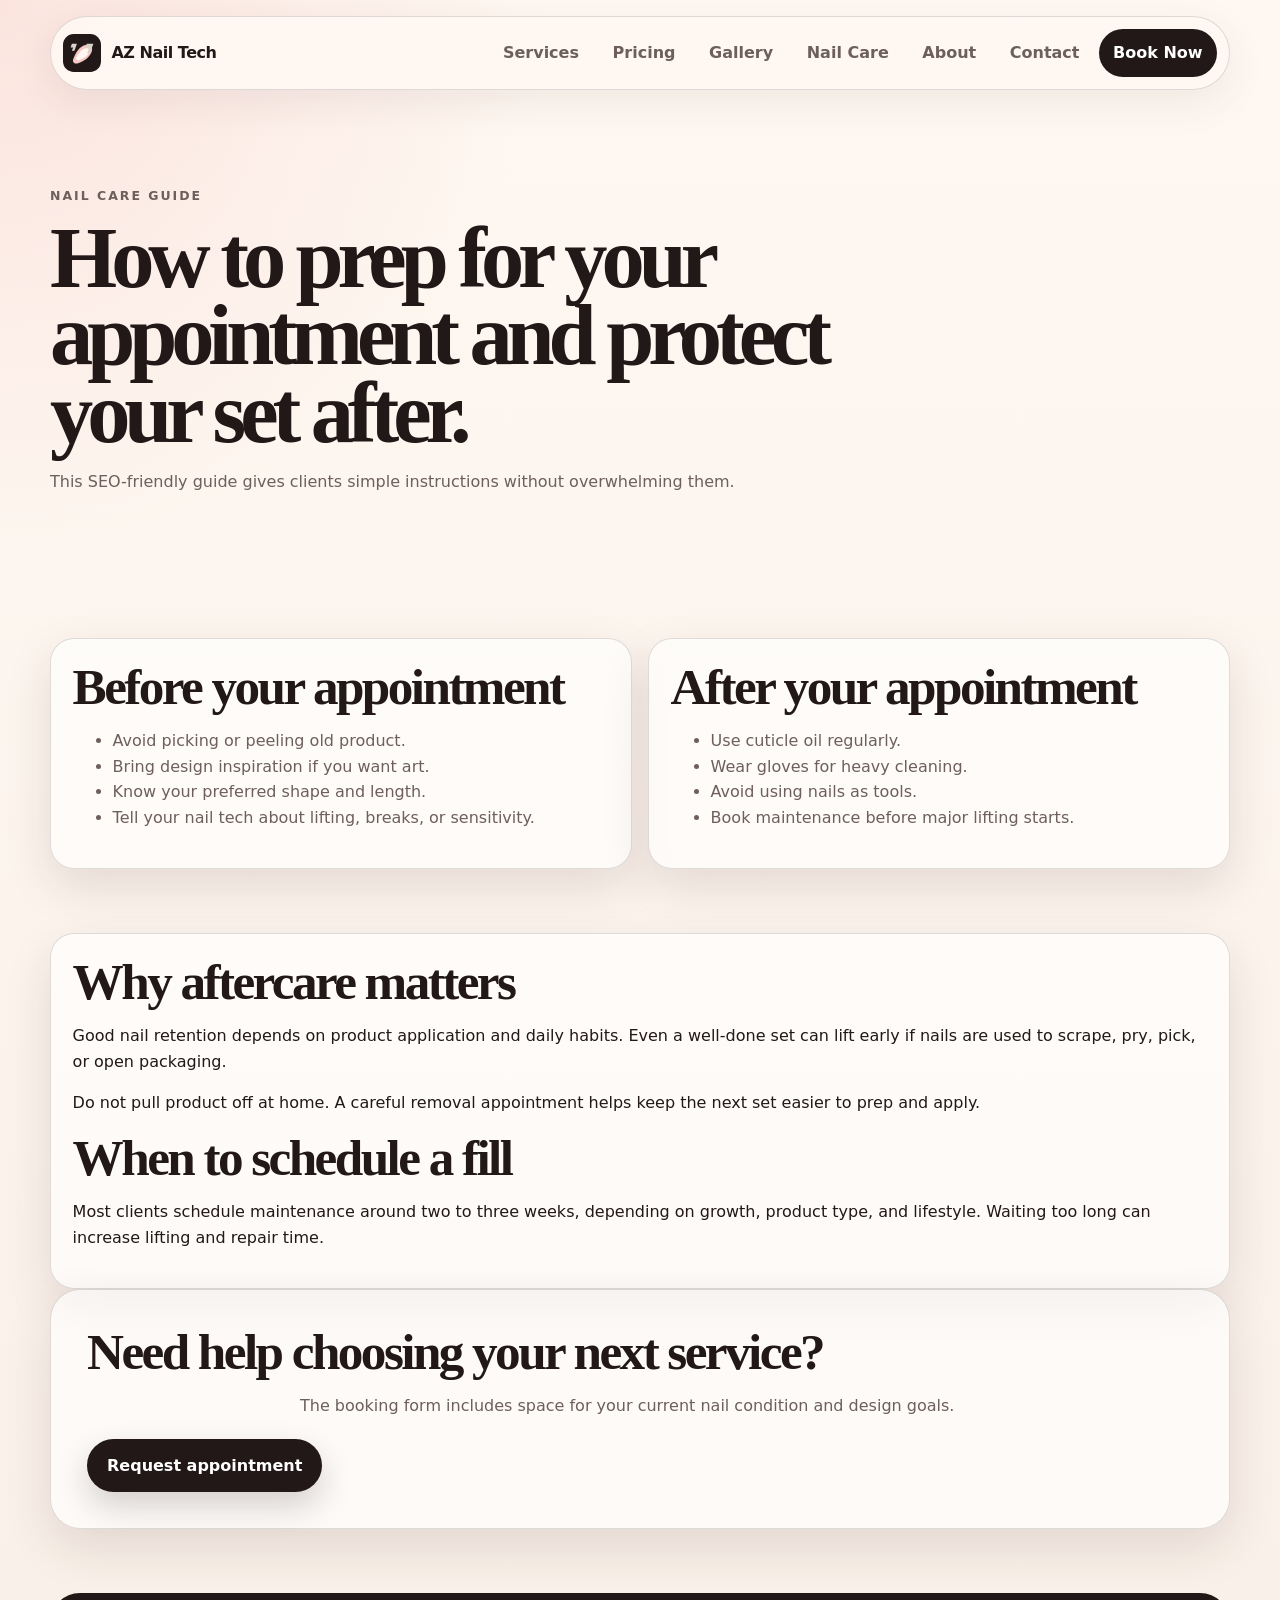
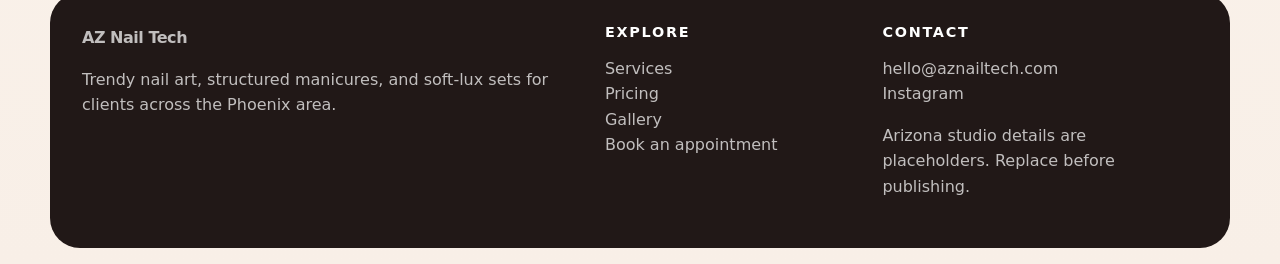
<file: nail-care.html>
<!DOCTYPE html>
<html lang="en">
<head>
  <meta charset="utf-8">
  <meta name="viewport" content="width=device-width, initial-scale=1">
  <title>Nail Care Guide | AZ Nail Tech</title>
  <meta name="description" content="Simple nail care tips before and after a gel manicure, builder gel set, extension set, or custom nail appointment.">
  <meta name="theme-color" content="#f9d8d3">
  <link rel="icon" type="image/svg+xml" href="assets/favicon.svg">
  <link rel="stylesheet" href="styles.css">
</head>
<body class="care-page">
  <a class="skip-link" href="#main">Skip to content</a>
  <header class="site-header" data-header>
    <a class="brand" href="index.html" aria-label="AZ Nail Tech home"><img src="assets/logo.svg" alt="" class="brand-mark"><span>AZ Nail Tech</span></a>
    <button class="menu-toggle" type="button" aria-expanded="false" aria-controls="site-nav"><span class="menu-line"></span><span class="menu-line"></span><span class="menu-line"></span><span class="sr-only">Menu</span></button>
    <nav class="site-nav" id="site-nav" aria-label="Main navigation"><a href="services.html">Services</a><a href="pricing.html">Pricing</a><a href="gallery.html">Gallery</a><a href="nail-care.html">Nail Care</a><a href="about.html">About</a><a href="contact.html">Contact</a><a class="nav-cta" href="booking.html">Book Now</a></nav>
  </header>
  <main id="main">
    <section class="page-hero"><p class="eyebrow">Nail care guide</p><h1>How to prep for your appointment and protect your set after.</h1><p>This SEO-friendly guide gives clients simple instructions without overwhelming them.</p></section>
    <section class="section guide-grid"><article class="guide-card"><h2>Before your appointment</h2><ul class="check-list"><li>Avoid picking or peeling old product.</li><li>Bring design inspiration if you want art.</li><li>Know your preferred shape and length.</li><li>Tell your nail tech about lifting, breaks, or sensitivity.</li></ul></article><article class="guide-card"><h2>After your appointment</h2><ul class="check-list"><li>Use cuticle oil regularly.</li><li>Wear gloves for heavy cleaning.</li><li>Avoid using nails as tools.</li><li>Book maintenance before major lifting starts.</li></ul></article></section>
    <section class="section article-content"><h2>Why aftercare matters</h2><p>Good nail retention depends on product application and daily habits. Even a well-done set can lift early if nails are used to scrape, pry, pick, or open packaging.</p><p>Do not pull product off at home. A careful removal appointment helps keep the next set easier to prep and apply.</p><h2>When to schedule a fill</h2><p>Most clients schedule maintenance around two to three weeks, depending on growth, product type, and lifestyle. Waiting too long can increase lifting and repair time.</p></section>
    <section class="section cta-panel soft"><h2>Need help choosing your next service?</h2><p>The booking form includes space for your current nail condition and design goals.</p><a class="button primary" href="booking.html">Request appointment</a></section>
  </main>
  <footer class="site-footer"><div><a class="footer-brand" href="index.html">AZ Nail Tech</a><p>Trendy nail art, structured manicures, and soft-lux sets for clients across the Phoenix area.</p></div><div><h2>Explore</h2><a href="services.html">Services</a><a href="pricing.html">Pricing</a><a href="gallery.html">Gallery</a><a href="booking.html">Book an appointment</a></div><div><h2>Contact</h2><a href="mailto:hello@aznailtech.com">hello@aznailtech.com</a><a href="https://www.instagram.com/" rel="noreferrer">Instagram</a><p>Arizona studio details are placeholders. Replace before publishing.</p></div></footer>
  <script src="script.js" defer></script>
</body>
</html>
</file>
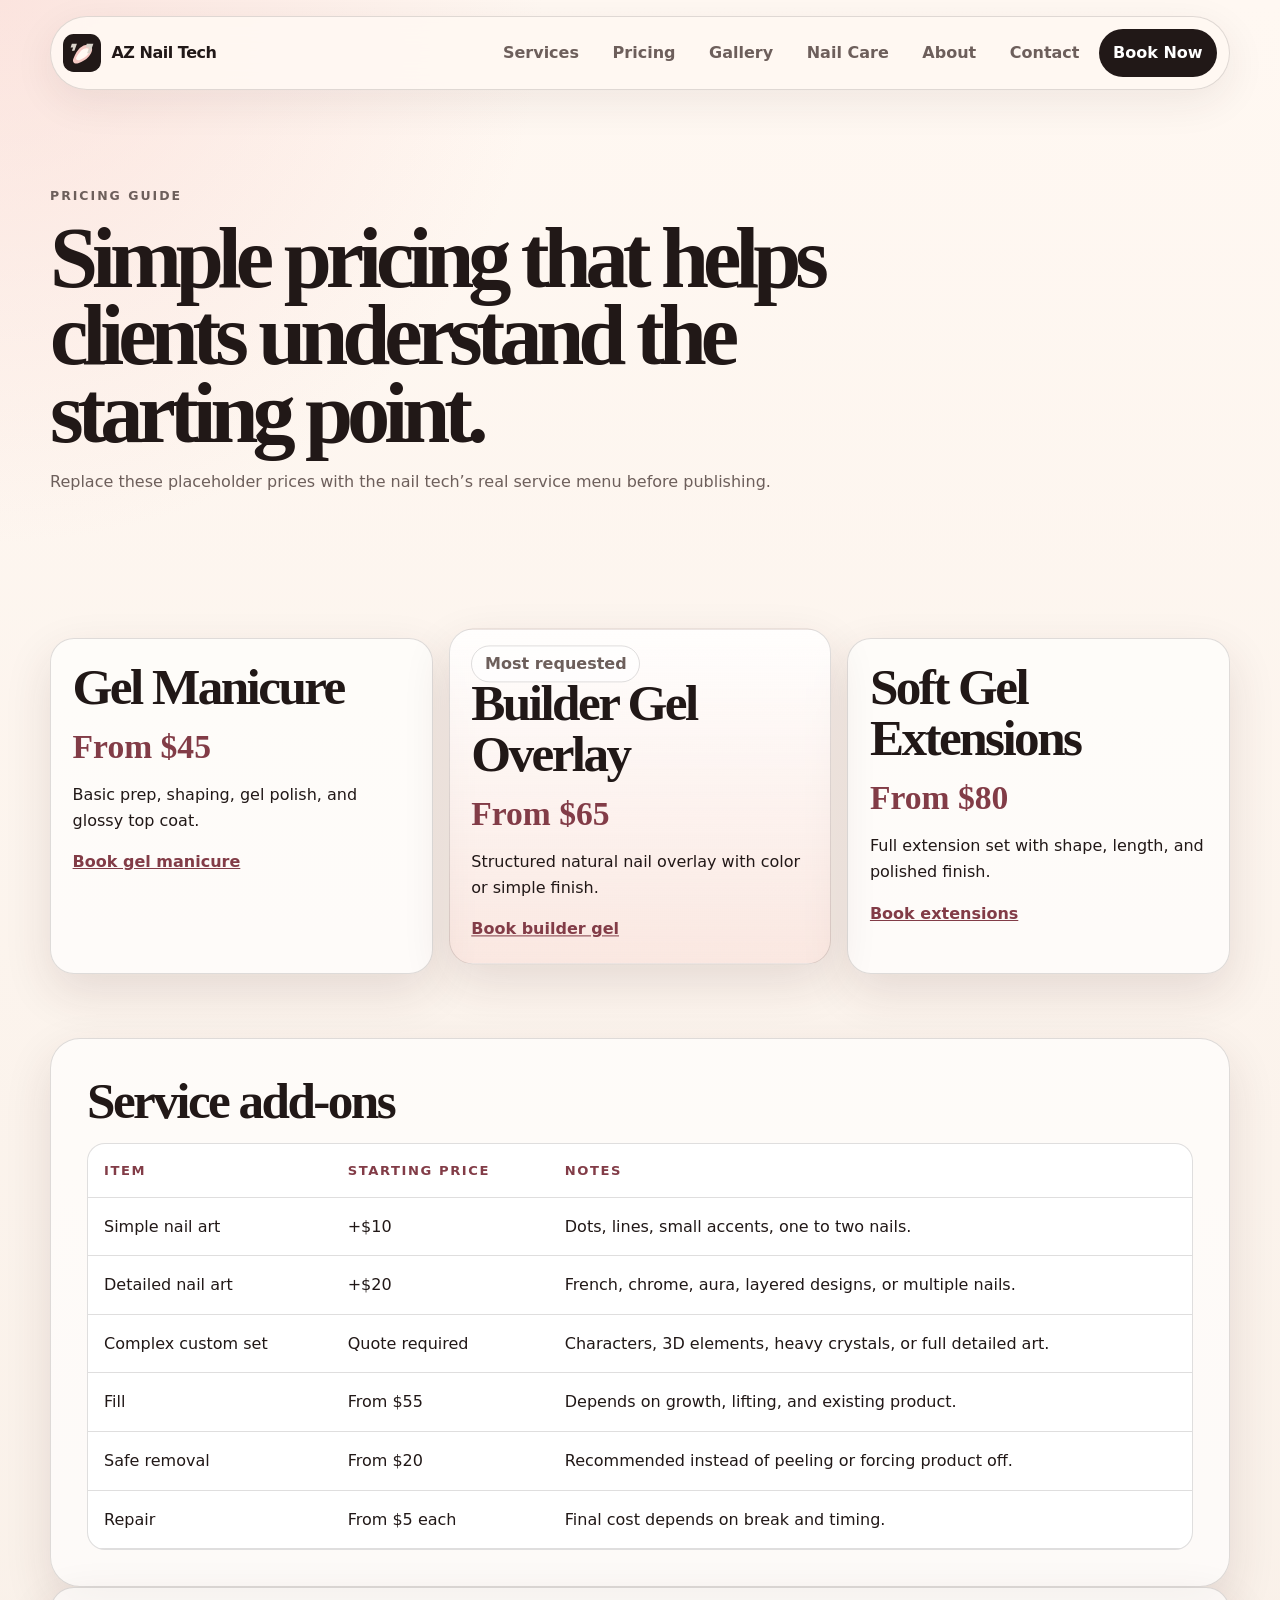
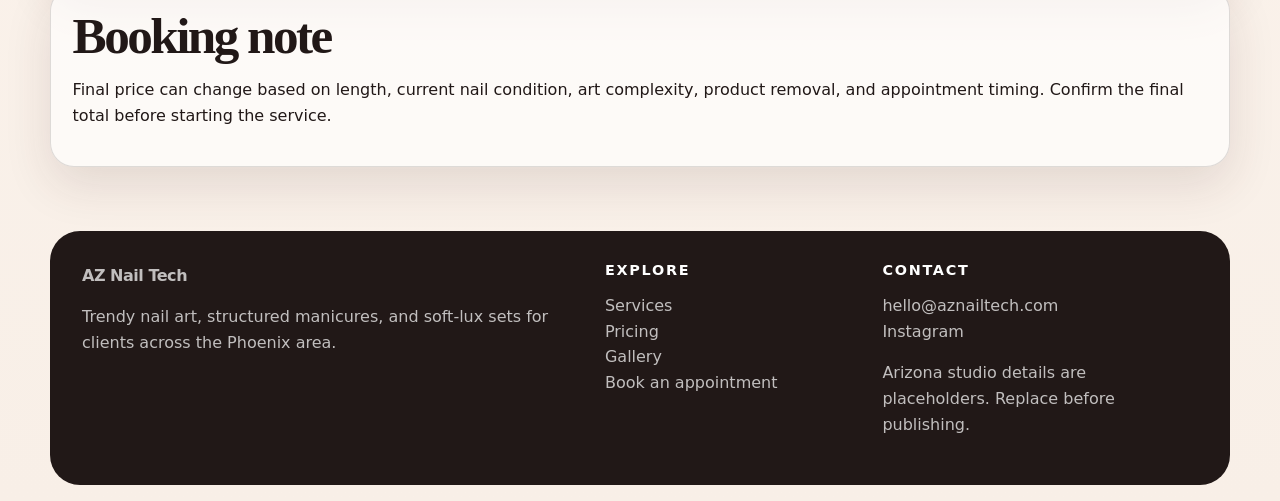
<file: pricing.html>
<!DOCTYPE html>
<html lang="en">
<head>
  <meta charset="utf-8">
  <meta name="viewport" content="width=device-width, initial-scale=1">
  <title>Pricing | AZ Nail Tech</title>
  <meta name="description" content="View an easy nail service pricing guide for gel manicures, builder gel, extensions, fills, removals, repairs, and nail art.">
  <meta name="theme-color" content="#f9d8d3">
  <link rel="icon" type="image/svg+xml" href="assets/favicon.svg">
  <link rel="stylesheet" href="styles.css">
</head>
<body class="pricing-page">
  <a class="skip-link" href="#main">Skip to content</a>
  <header class="site-header" data-header>
    <a class="brand" href="index.html" aria-label="AZ Nail Tech home"><img src="assets/logo.svg" alt="" class="brand-mark"><span>AZ Nail Tech</span></a>
    <button class="menu-toggle" type="button" aria-expanded="false" aria-controls="site-nav"><span class="menu-line"></span><span class="menu-line"></span><span class="menu-line"></span><span class="sr-only">Menu</span></button>
    <nav class="site-nav" id="site-nav" aria-label="Main navigation"><a href="services.html">Services</a><a href="pricing.html">Pricing</a><a href="gallery.html">Gallery</a><a href="nail-care.html">Nail Care</a><a href="about.html">About</a><a href="contact.html">Contact</a><a class="nav-cta" href="booking.html">Book Now</a></nav>
  </header>
  <main id="main">
    <section class="page-hero"><p class="eyebrow">Pricing guide</p><h1>Simple pricing that helps clients understand the starting point.</h1><p>Replace these placeholder prices with the nail tech’s real service menu before publishing.</p></section>
    <section class="section pricing-grid">
      <article class="price-card"><h2>Gel Manicure</h2><p class="price">From $45</p><p>Basic prep, shaping, gel polish, and glossy top coat.</p><a href="booking.html">Book gel manicure</a></article>
      <article class="price-card featured"><span class="badge">Most requested</span><h2>Builder Gel Overlay</h2><p class="price">From $65</p><p>Structured natural nail overlay with color or simple finish.</p><a href="booking.html">Book builder gel</a></article>
      <article class="price-card"><h2>Soft Gel Extensions</h2><p class="price">From $80</p><p>Full extension set with shape, length, and polished finish.</p><a href="booking.html">Book extensions</a></article>
    </section>
    <section class="section table-wrap"><h2>Service add-ons</h2><div class="responsive-table"><table><thead><tr><th>Item</th><th>Starting price</th><th>Notes</th></tr></thead><tbody><tr><td>Simple nail art</td><td>+$10</td><td>Dots, lines, small accents, one to two nails.</td></tr><tr><td>Detailed nail art</td><td>+$20</td><td>French, chrome, aura, layered designs, or multiple nails.</td></tr><tr><td>Complex custom set</td><td>Quote required</td><td>Characters, 3D elements, heavy crystals, or full detailed art.</td></tr><tr><td>Fill</td><td>From $55</td><td>Depends on growth, lifting, and existing product.</td></tr><tr><td>Safe removal</td><td>From $20</td><td>Recommended instead of peeling or forcing product off.</td></tr><tr><td>Repair</td><td>From $5 each</td><td>Final cost depends on break and timing.</td></tr></tbody></table></div></section>
    <section class="section note-card"><h2>Booking note</h2><p>Final price can change based on length, current nail condition, art complexity, product removal, and appointment timing. Confirm the final total before starting the service.</p></section>
  </main>
  <footer class="site-footer"><div><a class="footer-brand" href="index.html">AZ Nail Tech</a><p>Trendy nail art, structured manicures, and soft-lux sets for clients across the Phoenix area.</p></div><div><h2>Explore</h2><a href="services.html">Services</a><a href="pricing.html">Pricing</a><a href="gallery.html">Gallery</a><a href="booking.html">Book an appointment</a></div><div><h2>Contact</h2><a href="mailto:hello@aznailtech.com">hello@aznailtech.com</a><a href="https://www.instagram.com/" rel="noreferrer">Instagram</a><p>Arizona studio details are placeholders. Replace before publishing.</p></div></footer>
  <script src="script.js" defer></script>
</body>
</html>
</file>
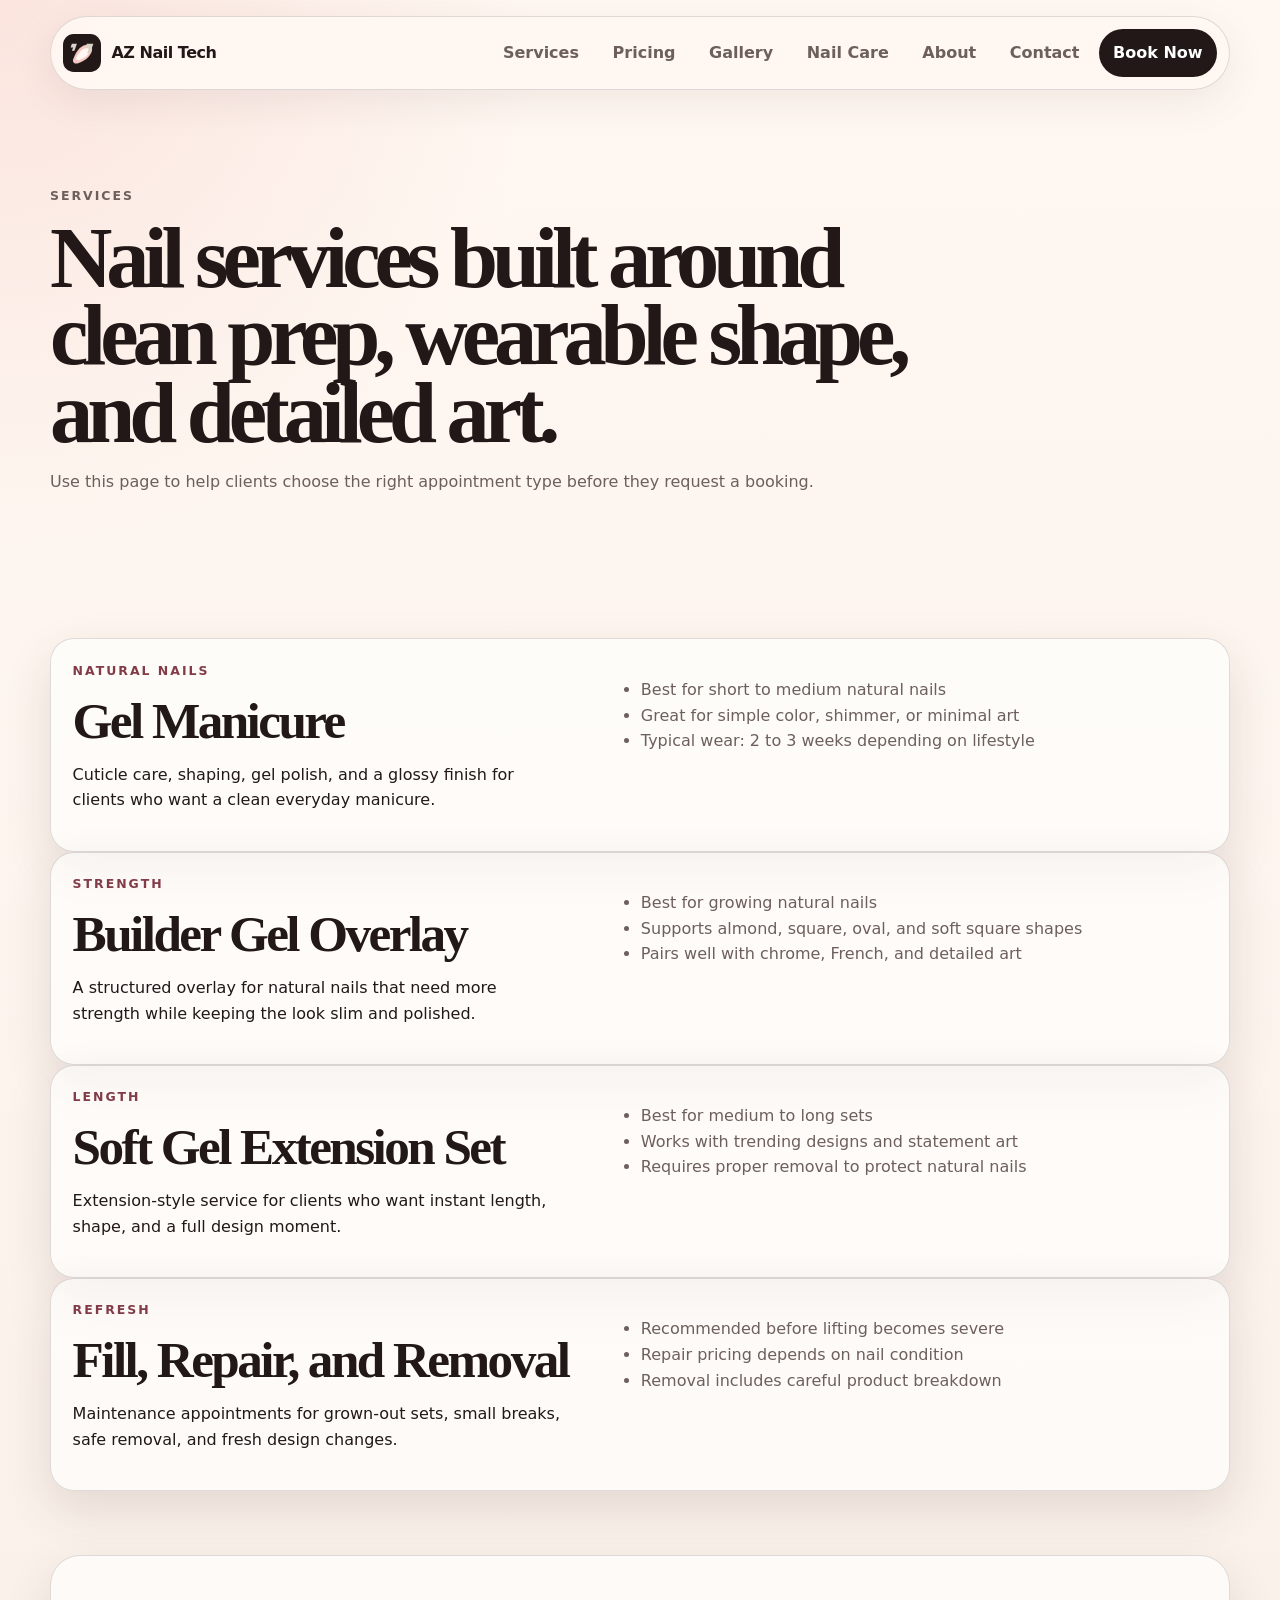
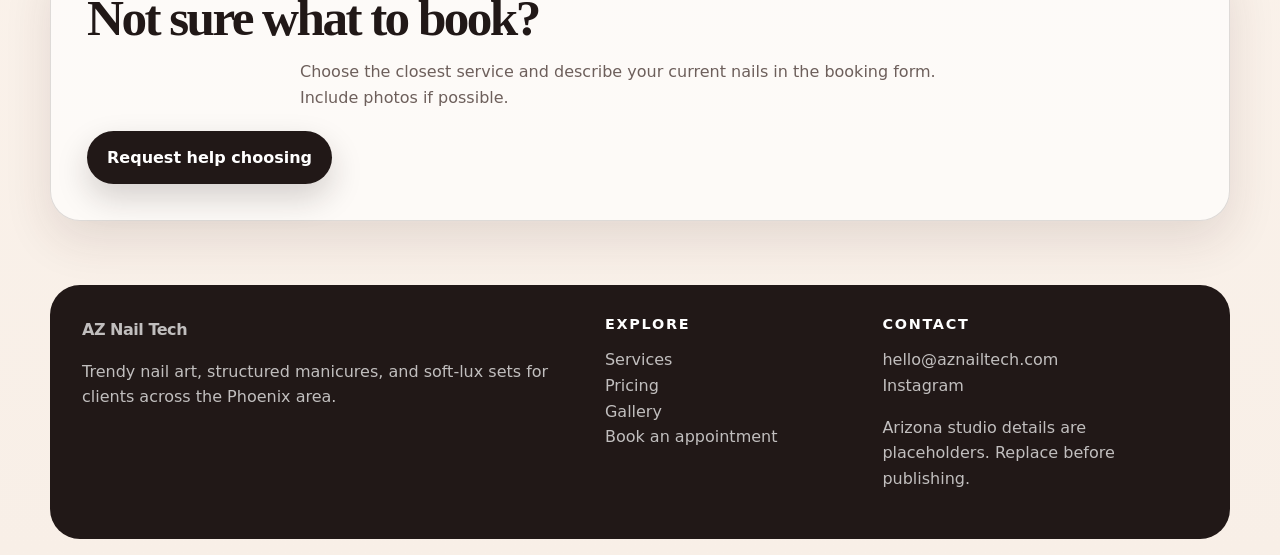
<file: services.html>
<!DOCTYPE html>
<html lang="en">
<head>
  <meta charset="utf-8">
  <meta name="viewport" content="width=device-width, initial-scale=1">
  <title>Services | AZ Nail Tech</title>
  <meta name="description" content="Explore nail services including gel manicures, builder gel, Gel-X style extensions, fills, removals, and custom nail art.">
  <meta name="theme-color" content="#f9d8d3">
  <link rel="icon" type="image/svg+xml" href="assets/favicon.svg">
  <link rel="stylesheet" href="styles.css">
</head>
<body class="services-page">
  <a class="skip-link" href="#main">Skip to content</a>
  <header class="site-header" data-header>
    <a class="brand" href="index.html" aria-label="AZ Nail Tech home"><img src="assets/logo.svg" alt="" class="brand-mark"><span>AZ Nail Tech</span></a>
    <button class="menu-toggle" type="button" aria-expanded="false" aria-controls="site-nav"><span class="menu-line"></span><span class="menu-line"></span><span class="menu-line"></span><span class="sr-only">Menu</span></button>
    <nav class="site-nav" id="site-nav" aria-label="Main navigation"><a href="services.html">Services</a><a href="pricing.html">Pricing</a><a href="gallery.html">Gallery</a><a href="nail-care.html">Nail Care</a><a href="about.html">About</a><a href="contact.html">Contact</a><a class="nav-cta" href="booking.html">Book Now</a></nav>
  </header>
  <main id="main">
    <section class="page-hero"><p class="eyebrow">Services</p><h1>Nail services built around clean prep, wearable shape, and detailed art.</h1><p>Use this page to help clients choose the right appointment type before they request a booking.</p></section>
    <section class="section service-list">
      <article class="service-row"><div><p class="eyebrow">Natural nails</p><h2>Gel Manicure</h2><p>Cuticle care, shaping, gel polish, and a glossy finish for clients who want a clean everyday manicure.</p></div><ul><li>Best for short to medium natural nails</li><li>Great for simple color, shimmer, or minimal art</li><li>Typical wear: 2 to 3 weeks depending on lifestyle</li></ul></article>
      <article class="service-row"><div><p class="eyebrow">Strength</p><h2>Builder Gel Overlay</h2><p>A structured overlay for natural nails that need more strength while keeping the look slim and polished.</p></div><ul><li>Best for growing natural nails</li><li>Supports almond, square, oval, and soft square shapes</li><li>Pairs well with chrome, French, and detailed art</li></ul></article>
      <article class="service-row"><div><p class="eyebrow">Length</p><h2>Soft Gel Extension Set</h2><p>Extension-style service for clients who want instant length, shape, and a full design moment.</p></div><ul><li>Best for medium to long sets</li><li>Works with trending designs and statement art</li><li>Requires proper removal to protect natural nails</li></ul></article>
      <article class="service-row"><div><p class="eyebrow">Refresh</p><h2>Fill, Repair, and Removal</h2><p>Maintenance appointments for grown-out sets, small breaks, safe removal, and fresh design changes.</p></div><ul><li>Recommended before lifting becomes severe</li><li>Repair pricing depends on nail condition</li><li>Removal includes careful product breakdown</li></ul></article>
    </section>
    <section class="section cta-panel soft"><h2>Not sure what to book?</h2><p>Choose the closest service and describe your current nails in the booking form. Include photos if possible.</p><a class="button primary" href="booking.html">Request help choosing</a></section>
  </main>
  <footer class="site-footer"><div><a class="footer-brand" href="index.html">AZ Nail Tech</a><p>Trendy nail art, structured manicures, and soft-lux sets for clients across the Phoenix area.</p></div><div><h2>Explore</h2><a href="services.html">Services</a><a href="pricing.html">Pricing</a><a href="gallery.html">Gallery</a><a href="booking.html">Book an appointment</a></div><div><h2>Contact</h2><a href="mailto:hello@aznailtech.com">hello@aznailtech.com</a><a href="https://www.instagram.com/" rel="noreferrer">Instagram</a><p>Arizona studio details are placeholders. Replace before publishing.</p></div></footer>
  <script src="script.js" defer></script>
</body>
</html>
</file>
<file: styles.css>
:root{--cream:#fff8f2;--sand:#f8efe7;--ink:#211817;--muted:#6d5f5b;--rose:#f6c8c3;--berry:#823c47;--chrome:#d9d3ca;--white:#fff;--line:rgba(33,24,23,.14);--shadow:0 18px 48px rgba(64,37,34,.12);--r:24px;--max:1180px}*{box-sizing:border-box}body{margin:0;background:radial-gradient(circle at top left,rgba(246,200,195,.42),transparent 34rem),linear-gradient(180deg,var(--cream),var(--sand));color:var(--ink);font-family:Inter,ui-sans-serif,system-ui,-apple-system,BlinkMacSystemFont,"Segoe UI",sans-serif;line-height:1.6}a{color:inherit}img{max-width:100%}.skip-link{position:absolute;top:-5rem;left:1rem;background:var(--ink);color:var(--white);padding:.7rem 1rem;border-radius:999px;z-index:99}.skip-link:focus{top:1rem}main,.site-header,.site-footer{width:min(var(--max),calc(100% - 2rem));margin-inline:auto}.site-header{position:sticky;top:0;z-index:20;display:flex;align-items:center;justify-content:space-between;gap:1rem;margin-top:1rem;padding:.75rem;border:1px solid var(--line);border-radius:999px;background:rgba(255,248,242,.92);backdrop-filter:blur(16px);box-shadow:0 12px 40px rgba(64,37,34,.08);transition:transform .2s}.brand,.footer-brand{display:inline-flex;align-items:center;gap:.65rem;text-decoration:none;font-weight:850;letter-spacing:-.03em}.brand-mark{width:38px;height:38px}.site-nav{display:flex;align-items:center;gap:.3rem}.site-nav a{padding:.7rem .9rem;border-radius:999px;text-decoration:none;color:var(--muted);font-weight:750}.site-nav a:hover,.site-nav a:focus-visible{background:rgba(246,200,195,.35);color:var(--ink);outline:0}.site-nav .nav-cta{background:var(--ink);color:var(--white)}.menu-toggle{display:none;width:44px;height:44px;border:0;border-radius:999px;background:var(--ink);align-items:center;justify-content:center;flex-direction:column;gap:4px}.menu-line{width:18px;height:2px;background:#fff;border-radius:999px}.sr-only{position:absolute;width:1px;height:1px;overflow:hidden;clip:rect(0 0 0 0)}.hero,.page-hero{padding:6rem 0 4rem}.hero{min-height:72vh;display:grid;grid-template-columns:minmax(0,1.05fr) minmax(320px,.95fr);gap:3rem;align-items:center}.eyebrow{margin:0 0 .85rem;color:var(--berry);font-size:.78rem;font-weight:900;letter-spacing:.16em;text-transform:uppercase}h1,h2,h3,p{overflow-wrap:break-word}h1{margin:0;max-width:900px;font-family:Georgia,"Times New Roman",serif;font-size:clamp(3rem,8vw,6.8rem);line-height:.9;letter-spacing:-.07em}.page-hero h1{font-size:clamp(2.7rem,6.8vw,5.4rem)}h2{margin:0 0 1rem;font-family:Georgia,"Times New Roman",serif;font-size:clamp(2rem,4vw,3.4rem);line-height:1;letter-spacing:-.05em}h3{margin:0 0 .7rem}.hero-text,.page-hero p,.gallery-card p,.cta-panel.soft p,.service-row ul,.check-list{color:var(--muted)}.hero-actions{display:flex;flex-wrap:wrap;gap:.8rem;margin-top:1.7rem}.button{display:inline-flex;align-items:center;justify-content:center;min-height:48px;border:0;border-radius:999px;padding:.85rem 1.25rem;text-decoration:none;font-weight:900;cursor:pointer}.button:hover,.button:focus-visible{transform:translateY(-2px);outline:0}.primary{background:var(--ink);color:var(--white);box-shadow:0 14px 32px rgba(33,24,23,.18)}.secondary{background:var(--white);border:1px solid var(--line)}.light{background:var(--white);color:var(--berry)}.full{width:100%}.trust-list,.filter-bar{display:flex;flex-wrap:wrap;gap:.65rem;padding:0;list-style:none}.trust-list li,.badge,.filter-button{border:1px solid var(--line);border-radius:999px;background:rgba(255,255,255,.68);padding:.5rem .8rem;color:var(--muted);font-weight:850}.hero-card{position:relative;min-height:520px;display:grid;place-items:center}.polaroid-card,.portrait-card,.booking-form,.split-panel,.cta-panel,.table-wrap,.feature-card,.price-card,.gallery-card,.guide-card,.contact-card,.trend-card,.note-card,.booking-card,.policy-panel,.service-row,.article-content{border:1px solid var(--line);background:rgba(255,255,255,.64);box-shadow:var(--shadow)}.polaroid-card{width:min(100%,430px);padding:1rem 1rem 1.5rem;border-radius:30px;rotate:2deg}.nail-preview,.gallery-art,.portrait-shape{min-height:360px;border-radius:22px;background:radial-gradient(circle at 30% 20%,rgba(255,255,255,.9),transparent 22%),linear-gradient(135deg,#f7b8bd,#fff0e6 48%,#cdbfb3);position:relative;overflow:hidden}.nail-preview:before,.gallery-art:before{content:"";position:absolute;inset:16%;border-radius:999px 999px 42% 42%;background:linear-gradient(135deg,#ffe8e1,#d7c3bd);box-shadow:54px 34px 0 #f2c8c1,112px -10px 0 #fff4ef,170px 42px 0 #d8cfc6;transform:rotate(-12deg)}.polaroid-card p{margin:1rem 0 .2rem;color:var(--muted);font-size:.75rem;font-weight:850;text-transform:uppercase;letter-spacing:.12em}.polaroid-card h2{font-size:2rem}.floating-note{position:absolute;right:0;bottom:2rem;width:min(78%,300px);padding:1rem;border-radius:22px;background:var(--ink);color:var(--white);box-shadow:0 18px 40px rgba(33,24,23,.24)}.floating-note span{display:block;color:var(--rose);font-size:.75rem;font-weight:900;text-transform:uppercase;letter-spacing:.14em}.section{padding:4rem 0}.intro-grid,.split-panel,.about-split,.booking-layout,.service-row{display:grid;grid-template-columns:minmax(0,.9fr) minmax(0,1.1fr);gap:2rem;align-items:start}.card-grid,.pricing-grid,.gallery-grid,.guide-grid,.contact-grid,.trend-list,.policy-grid{display:grid;gap:1rem}.card-grid.three,.pricing-grid,.gallery-grid,.contact-grid{grid-template-columns:repeat(3,minmax(0,1fr))}.guide-grid,.policy-grid{grid-template-columns:repeat(2,minmax(0,1fr))}.trend-list{grid-template-columns:repeat(5,minmax(180px,1fr))}.feature-card,.price-card,.guide-card,.contact-card,.trend-card,.note-card,.booking-card,.policy-panel,.article-content,.service-row{border-radius:var(--r);padding:1.35rem}.feature-card a,.price-card a,.contact-card a{color:var(--berry);font-weight:900}.split-panel,.cta-panel,.table-wrap{border-radius:30px;padding:clamp(1.35rem,4vw,2.25rem)}.cta-panel{text-align:center;background:linear-gradient(135deg,rgba(130,60,71,.96),rgba(196,108,117,.88));color:var(--white)}.cta-panel p{max-width:680px;margin:0 auto 1.3rem;color:rgba(255,255,255,.84)}.cta-panel.soft{background:rgba(255,255,255,.64);color:var(--ink);text-align:left}.mini-gallery{display:grid;grid-template-columns:repeat(2,1fr);gap:.8rem}.mini-card{min-height:145px;display:flex;align-items:end;padding:1rem;border-radius:22px;font-weight:950}.chrome{background:linear-gradient(135deg,#fff,#dbd4cb,#f8c4ce)}.french{background:linear-gradient(135deg,#f9dcd7 0 65%,#fff 65% 72%,#c46c75 72%)}.aura{background:radial-gradient(circle,#c46c75 0 18%,#f6c8c3 19% 32%,#fff5ef 33%)}.pearl{background:linear-gradient(135deg,#fff,#f5eee8,#d9d3ca)}.price{margin:0 0 1rem;font:700 2.1rem Georgia,serif;color:var(--berry)}.price-card.featured{background:linear-gradient(180deg,rgba(255,255,255,.85),rgba(246,200,195,.28));transform:translateY(-.6rem)}.responsive-table{overflow-x:auto;border-radius:18px;border:1px solid var(--line);background:var(--white)}table{width:100%;min-width:680px;border-collapse:collapse}th,td{padding:1rem;text-align:left;border-bottom:1px solid var(--line);vertical-align:top}th{color:var(--berry);font-size:.82rem;text-transform:uppercase;letter-spacing:.12em}.filter-button{cursor:pointer}.filter-button.active,.filter-button:hover,.filter-button:focus-visible{background:var(--ink);color:var(--white);outline:0}.gallery-card{border-radius:var(--r);overflow:hidden}.gallery-card h2,.gallery-card p{padding:0 1.2rem}.gallery-card p{padding-bottom:1.2rem}.gallery-art{min-height:260px;border-radius:0}.gallery-card[hidden]{display:none}.chrome-art{background:linear-gradient(135deg,#ffe1e1,#fff,#d8d1c9,#f7bcc3)}.french-art{background:linear-gradient(155deg,#f6c8c3 0 62%,#fff 63% 72%,#823c47 73%)}.aura-art{background:radial-gradient(circle,#c46c75 0 18%,#f4b9c0 19% 31%,#fff6ef 32%)}.milk-art{background:linear-gradient(135deg,#fffdf9,#f7ebe5,#e8dbd2)}.pearl-art{background:linear-gradient(135deg,#f9f7f4,#d9d3ca,#ffe3e6)}.fine-art{background:linear-gradient(135deg,#fff5ef,#f6c8c3)}.booking-form{display:grid;gap:1rem;border-radius:30px;padding:1.5rem}.form-row{display:grid;gap:.45rem}label{font-weight:900}input,select,textarea{width:100%;border:1px solid var(--line);border-radius:16px;background:var(--white);color:var(--ink);padding:.9rem 1rem;font:inherit}textarea{resize:vertical}input:focus,select:focus,textarea:focus{outline:3px solid rgba(196,108,117,.22);border-color:var(--berry)}.form-status{min-height:1.5rem;margin:0;color:var(--berry);font-weight:850}.portrait-card{border-radius:30px;padding:1rem}.portrait-shape{min-height:420px}.site-footer{display:grid;grid-template-columns:1.4fr .7fr .9fr;gap:2rem;margin-top:4rem;margin-bottom:1rem;padding:2rem;border-radius:30px;background:var(--ink);color:var(--white)}.site-footer h2{font-family:inherit;font-size:.9rem;letter-spacing:.12em;text-transform:uppercase}.site-footer a,.site-footer p{display:block;color:rgba(255,255,255,.72);text-decoration:none}.site-footer a:hover{color:var(--white)}@media(max-width:920px){.site-header{border-radius:28px}.menu-toggle{display:inline-flex}.site-nav{position:absolute;left:0;right:0;top:calc(100% + .5rem);display:none;flex-direction:column;align-items:stretch;padding:.75rem;border:1px solid var(--line);border-radius:24px;background:rgba(255,248,242,.98);box-shadow:var(--shadow)}.site-nav.open{display:flex}.hero,.intro-grid,.split-panel,.about-split,.booking-layout,.service-row{grid-template-columns:1fr}.hero{min-height:auto;padding-top:4rem}.hero-card{min-height:auto}.floating-note{position:static;width:100%;margin-top:1rem}.polaroid-card{rotate:0deg}.card-grid.three,.pricing-grid,.gallery-grid,.contact-grid,.guide-grid,.policy-grid,.trend-list,.site-footer{grid-template-columns:1fr}.price-card.featured{transform:none}}@media(max-width:560px){main,.site-header,.site-footer{width:min(100% - 1rem,var(--max))}.hero,.page-hero{padding:3.25rem 0 2.5rem}.section{padding:2.5rem 0}.nail-preview{min-height:300px}.mini-gallery{grid-template-columns:1fr}.site-footer{padding:1.3rem}h1{font-size:clamp(2.5rem,18vw,4.2rem)}}
</file>
